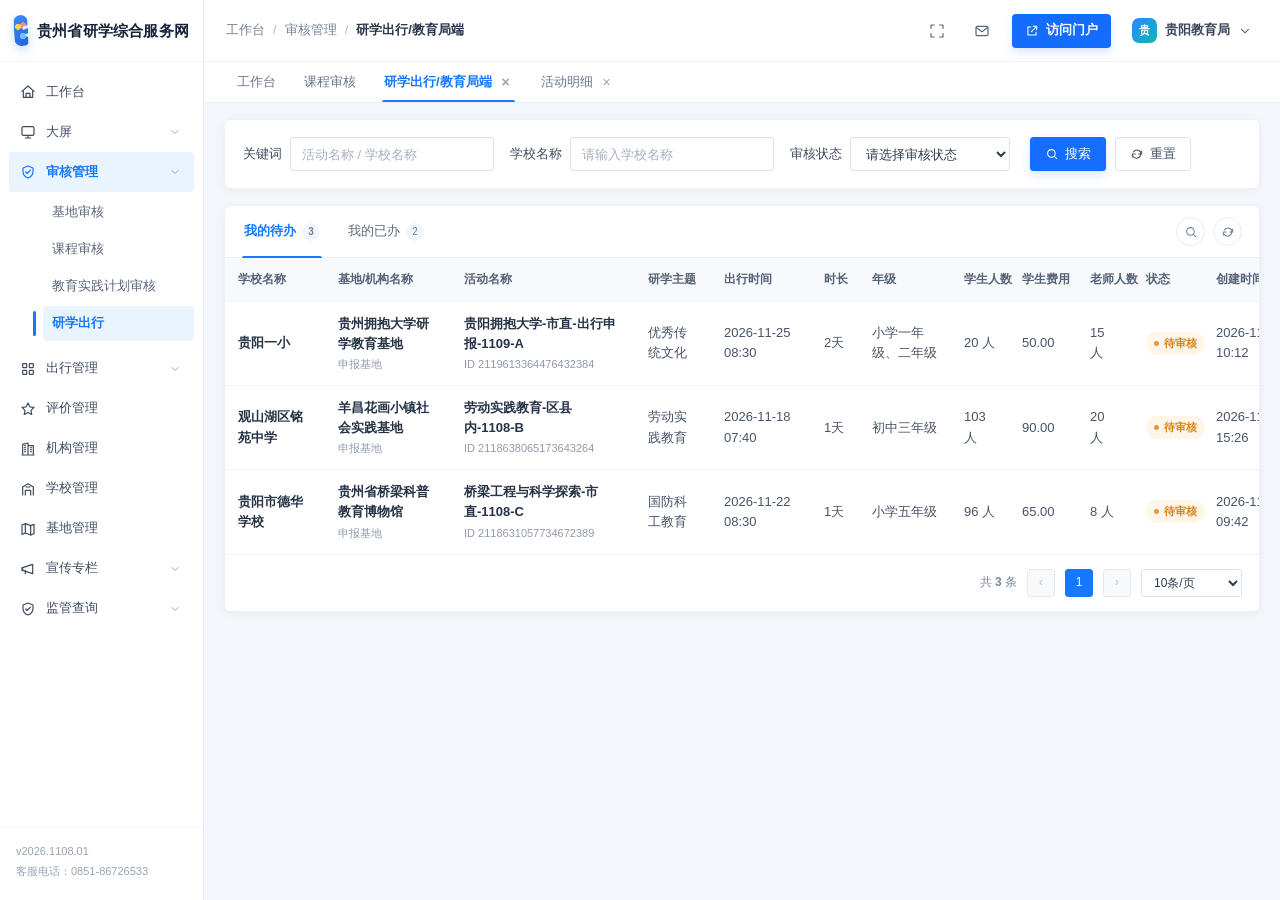
<file: index.html>
<!DOCTYPE html>
<html lang="zh-CN">
<head>
  <meta charset="UTF-8" />
  <meta name="viewport" content="width=device-width, initial-scale=1.0" />
  <title>研学出行审核 · 课程与出行方案 Demo</title>
  <link rel="stylesheet" href="./education-travel-review.css" />
</head>
<body>
  <svg width="0" height="0" style="position:absolute;overflow:hidden" aria-hidden="true">
    <symbol id="i-menu" viewBox="0 0 24 24"><path d="M4 6h16M4 12h16M4 18h16"/></symbol>
    <symbol id="i-home" viewBox="0 0 24 24"><path d="m3 11 9-8 9 8"/><path d="M5 10v10h14V10M9 20v-6h6v6"/></symbol>
    <symbol id="i-monitor" viewBox="0 0 24 24"><rect x="3" y="4" width="18" height="13" rx="2"/><path d="M8 21h8M12 17v4"/></symbol>
    <symbol id="i-shield" viewBox="0 0 24 24"><path d="M12 3 4.5 6v5.3c0 4.8 3.2 8.2 7.5 9.7 4.3-1.5 7.5-4.9 7.5-9.7V6L12 3Z"/><path d="m8.5 12 2.2 2.2 4.9-5"/></symbol>
    <symbol id="i-apps" viewBox="0 0 24 24"><rect x="4" y="4" width="6" height="6" rx="1"/><rect x="14" y="4" width="6" height="6" rx="1"/><rect x="4" y="14" width="6" height="6" rx="1"/><rect x="14" y="14" width="6" height="6" rx="1"/></symbol>
    <symbol id="i-star" viewBox="0 0 24 24"><path d="m12 3 2.8 5.7 6.2.9-4.5 4.4 1.1 6.2-5.6-3-5.6 3 1.1-6.2L3 9.6l6.2-.9L12 3Z"/></symbol>
    <symbol id="i-building" viewBox="0 0 24 24"><path d="M4 21V5l8-2v18M12 7h8v14M7 7h1M7 10h1M7 13h1M7 16h1M16 10h1M16 13h1M16 16h1M3 21h18"/></symbol>
    <symbol id="i-school" viewBox="0 0 24 24"><path d="M4 21V9l8-5 8 5v12M8 21v-7h8v7M9 9h6"/></symbol>
    <symbol id="i-map" viewBox="0 0 24 24"><path d="m3 6 5-2 8 3 5-2v14l-5 2-8-3-5 2V6Z"/><path d="M8 4v14M16 7v14"/></symbol>
    <symbol id="i-megaphone" viewBox="0 0 24 24"><path d="m4 10 15-5v14L4 14v-4Z"/><path d="M8 14v5M4 10H3v4h1"/></symbol>
    <symbol id="i-eye" viewBox="0 0 24 24"><path d="M2.5 12s3.5-6 9.5-6 9.5 6 9.5 6-3.5 6-9.5 6-9.5-6-9.5-6Z"/><circle cx="12" cy="12" r="2.5"/></symbol>
    <symbol id="i-search" viewBox="0 0 24 24"><circle cx="11" cy="11" r="6.5"/><path d="m16 16 4 4"/></symbol>
    <symbol id="i-refresh" viewBox="0 0 24 24"><path d="M20 7v5h-5M4 17v-5h5"/><path d="M6.1 8.4A7 7 0 0 1 19 12M4.9 15.6A7 7 0 0 0 18 12"/></symbol>
    <symbol id="i-expand" viewBox="0 0 24 24"><path d="M8 3H3v5M16 3h5v5M8 21H3v-5M16 21h5v-5"/></symbol>
    <symbol id="i-user" viewBox="0 0 24 24"><circle cx="12" cy="8" r="3.5"/><path d="M4.5 21a7.5 7.5 0 0 1 15 0"/></symbol>
    <symbol id="i-mail" viewBox="0 0 24 24"><rect x="3" y="5" width="18" height="14" rx="2"/><path d="m4 7 8 6 8-6"/></symbol>
    <symbol id="i-external" viewBox="0 0 24 24"><path d="M14 4h6v6M20 4l-9 9"/><path d="M19 14v5H5V5h5"/></symbol>
    <symbol id="i-chevron-down" viewBox="0 0 24 24"><path d="m6 9 6 6 6-6"/></symbol>
    <symbol id="i-chevron-left" viewBox="0 0 24 24"><path d="m15 18-6-6 6-6"/></symbol>
    <symbol id="i-book" viewBox="0 0 24 24"><path d="M4 5.5A2.5 2.5 0 0 1 6.5 3H20v17H6.5A2.5 2.5 0 0 0 4 22.5v-17Z"/><path d="M4 19.5A2.5 2.5 0 0 1 6.5 17H20"/></symbol>
    <symbol id="i-route" viewBox="0 0 24 24"><circle cx="6" cy="18" r="2"/><circle cx="18" cy="6" r="2"/><path d="M8 18h3a3 3 0 0 0 3-3V9a3 3 0 0 1 3-3h-1"/></symbol>
    <symbol id="i-file" viewBox="0 0 24 24"><path d="M6 2h8l4 4v16H6V2Z"/><path d="M14 2v5h4M9 13h6M9 17h6"/></symbol>
    <symbol id="i-download" viewBox="0 0 24 24"><path d="M12 3v12M7 11l5 5 5-5M4 21h16"/></symbol>
    <symbol id="i-clock" viewBox="0 0 24 24"><circle cx="12" cy="12" r="8.5"/><path d="M12 7v5l3.5 2"/></symbol>
    <symbol id="i-check" viewBox="0 0 24 24"><path d="m5 12 4 4L19 6"/></symbol>
    <symbol id="i-x" viewBox="0 0 24 24"><path d="m6 6 12 12M18 6 6 18"/></symbol>
    <symbol id="i-info" viewBox="0 0 24 24"><circle cx="12" cy="12" r="9"/><path d="M12 11v6M12 7h.01"/></symbol>
  </svg>

  <div class="app-shell">
    <aside class="sidebar">
      <div class="brand">
        <div class="brand-mark"></div>
        <div class="brand-cn">贵州省研学综合服务网</div>
      </div>
      <nav class="nav" aria-label="主导航">
        <button class="nav-item"><svg class="icon"><use href="#i-home"/></svg>工作台</button>
        <button class="nav-item"><svg class="icon"><use href="#i-monitor"/></svg>大屏<svg class="icon nav-arrow"><use href="#i-chevron-down"/></svg></button>
        <button class="nav-item active"><svg class="icon"><use href="#i-shield"/></svg>审核管理<svg class="icon nav-arrow"><use href="#i-chevron-down"/></svg></button>
        <div class="nav-children">
          <button class="nav-child">基地审核</button>
          <button class="nav-child">课程审核</button>
          <button class="nav-child">教育实践计划审核</button>
          <button class="nav-child active">研学出行</button>
        </div>
        <button class="nav-item"><svg class="icon"><use href="#i-apps"/></svg>出行管理<svg class="icon nav-arrow"><use href="#i-chevron-down"/></svg></button>
        <button class="nav-item"><svg class="icon"><use href="#i-star"/></svg>评价管理</button>
        <button class="nav-item"><svg class="icon"><use href="#i-building"/></svg>机构管理</button>
        <button class="nav-item"><svg class="icon"><use href="#i-school"/></svg>学校管理</button>
        <button class="nav-item"><svg class="icon"><use href="#i-map"/></svg>基地管理</button>
        <button class="nav-item"><svg class="icon"><use href="#i-megaphone"/></svg>宣传专栏<svg class="icon nav-arrow"><use href="#i-chevron-down"/></svg></button>
        <button class="nav-item"><svg class="icon"><use href="#i-shield"/></svg>监管查询<svg class="icon nav-arrow"><use href="#i-chevron-down"/></svg></button>
      </nav>
      <div class="sidebar-foot">
        <div>v2026.1108.01</div>
        <div>客服电话：0851-86726533</div>
      </div>
    </aside>

    <div class="main-shell">
      <header class="topbar">
        <button class="menu-button" type="button" aria-label="展开菜单"><svg class="icon"><use href="#i-menu"/></svg></button>
        <div class="crumbs" id="breadcrumbs">
          <span class="crumb-muted">工作台</span>
          <span class="crumb-separator">/</span>
          <span class="crumb-muted">审核管理</span>
          <span class="crumb-separator">/</span>
          <strong>研学出行/教育局端</strong>
        </div>
        <div class="top-actions">
          <button class="icon-action" type="button" aria-label="全屏"><svg class="icon"><use href="#i-expand"/></svg></button>
          <button class="icon-action" type="button" aria-label="消息"><svg class="icon"><use href="#i-mail"/></svg></button>
          <button class="portal-button" type="button"><svg class="icon icon-sm"><use href="#i-external"/></svg>访问门户</button>
          <button class="user-chip" type="button">
            <span class="user-avatar">贵</span>
            <span class="user-name">贵阳教育局</span>
            <svg class="icon icon-sm"><use href="#i-chevron-down"/></svg>
          </button>
        </div>
      </header>

      <nav class="view-tabs" aria-label="页面标签">
        <button class="view-tab" type="button">工作台</button>
        <button class="view-tab" type="button">课程审核</button>
        <button class="view-tab active" type="button" id="tabList">研学出行/教育局端<span class="tab-close">×</span></button>
        <button class="view-tab" type="button" id="tabDetail">活动明细<span class="tab-close">×</span></button>
        <button class="view-tab" type="button" id="tabCourseDetail" hidden>课程详情<span class="tab-close">×</span></button>
        <button class="view-tab" type="button" id="tabPlanDetail" hidden>学校活动详情<span class="tab-close">×</span></button>
      </nav>

      <main class="content">
        <section class="view active" id="listView">
          <div class="card filter-card">
            <div class="filter-grid">
              <label class="field">
                <span class="field-label">关键词</span>
                <input class="input" id="keywordInput" type="text" placeholder="活动名称 / 学校名称" />
              </label>
              <label class="field">
                <span class="field-label">学校名称</span>
                <input class="input" id="schoolInput" type="text" placeholder="请输入学校名称" />
              </label>
              <label class="field">
                <span class="field-label">审核状态</span>
                <select class="select" id="statusSelect">
                  <option value="">请选择审核状态</option>
                  <option value="待审核">待审核</option>
                  <option value="已通过">已通过</option>
                  <option value="已退回">已退回</option>
                </select>
              </label>
              <div class="filter-actions">
                <button class="btn btn-primary" id="searchButton" type="button"><svg class="icon icon-sm"><use href="#i-search"/></svg>搜索</button>
                <button class="btn" id="resetButton" type="button"><svg class="icon icon-sm"><use href="#i-refresh"/></svg>重置</button>
              </div>
            </div>
          </div>

          <div class="card table-card">
            <div class="table-toolbar">
              <div class="inner-tabs" role="tablist" aria-label="审核状态">
                <button class="inner-tab active" type="button" data-list-tab="pending">我的待办 <span class="count-pill" id="pendingCount">3</span></button>
                <button class="inner-tab" type="button" data-list-tab="done">我的已办 <span class="count-pill" id="doneCount">2</span></button>
              </div>
              <div class="tool-buttons">
                <button class="round-tool" type="button" aria-label="搜索"><svg class="icon icon-sm"><use href="#i-search"/></svg></button>
                <button class="round-tool" type="button" aria-label="刷新"><svg class="icon icon-sm"><use href="#i-refresh"/></svg></button>
              </div>
            </div>
            <div class="table-wrap">
              <table class="data-table">
                <thead>
                  <tr>
                    <th style="width:100px">学校名称</th>
                    <th style="width:126px">基地/机构名称</th>
                    <th style="width:184px">活动名称</th>
                    <th style="width:76px">研学主题</th>
                    <th style="width:100px">出行时间</th>
                    <th style="width:48px">时长</th>
                    <th style="width:92px">年级</th>
                    <th style="width:58px">学生人数</th>
                    <th style="width:68px">学生费用</th>
                    <th style="width:56px">老师人数</th>
                    <th style="width:70px">状态</th>
                    <th style="width:100px">创建时间</th>
                    <th style="width:78px">操作</th>
                  </tr>
                </thead>
                <tbody id="listRows"></tbody>
              </table>
            </div>
            <div class="pagination">
              <span>共 <b id="totalCount">3</b> 条</span>
              <button class="page-box" type="button" disabled>‹</button>
              <button class="page-box active" type="button">1</button>
              <button class="page-box" type="button" disabled>›</button>
              <select class="select" style="height:28px;min-width:96px;padding-left:8px">
                <option>10条/页</option>
                <option>20条/页</option>
              </select>
            </div>
          </div>
        </section>

        <section class="view" id="detailView">
          <div class="detail-top">
            <div>
              <button class="back-link" id="backToList" type="button"><svg class="icon icon-sm"><use href="#i-chevron-left"/></svg>返回研学出行列表</button>
              <h1 class="detail-title" id="detailTitle">贵阳拥抱大学-市直-出行申报-1109-A</h1>
              <div class="detail-subline">
                <span class="status status-pending" id="detailStatus">待审核</span>
                <span id="detailSchool">贵阳一小</span>
                <span>/</span>
                <span id="detailBase">贵州拥抱大学研学教育基地</span>
                <span>/</span>
                <span id="detailCreated">创建于 2026-11-09 10:12</span>
              </div>
            </div>
            <div class="header-actions">
              <button class="btn btn-danger" type="button" data-review-result="reject">退回修改</button>
              <button class="btn btn-success" type="button" data-review-result="pass"><svg class="icon icon-sm"><use href="#i-check"/></svg>审批通过</button>
            </div>
          </div>

          <div class="detail-grid">
            <div class="detail-main">
              <section class="card section-card">
                <div class="section-tabs">
                  <button class="section-tab active" type="button">活动信息</button>
                </div>
                <div class="section-body">
                  <div class="section-title"><span class="title-bar"></span>活动基础信息</div>
                  <div class="info-table">
                    <div class="info-row">
                      <div class="info-key">活动名称</div>
                      <div class="info-value" id="infoActivityName">贵阳拥抱大学-市直-出行申报-1109-A</div>
                      <div class="info-key">研学范围</div>
                      <div class="info-value" id="infoRange">区县内</div>
                      <div class="info-key">学生费用</div>
                      <div class="info-value" id="infoFee">元/人/次　50.00</div>
                    </div>
                    <div class="info-row">
                      <div class="info-key">活动主题</div>
                      <div class="info-value" id="infoTheme">优秀传统文化</div>
                      <div class="info-key">出行年级</div>
                      <div class="info-value" id="infoGrade">小学一年级、小学二年级</div>
                      <div class="info-key">出行方式</div>
                      <div class="info-value">大巴</div>
                    </div>
                    <div class="info-row">
                      <div class="info-key">研学基地</div>
                      <div class="info-value" id="infoBase">贵州拥抱大学研学教育基地</div>
                      <div class="info-key">基地联系电话</div>
                      <div class="info-value" id="infoContact">13658571574</div>
                      <div class="info-key">报名人数</div>
                      <div class="info-value emphasis">0人　查看</div>
                    </div>
                    <div class="info-row">
                      <div class="info-key">就餐形式</div>
                      <div class="info-value">基地承担</div>
                      <div class="info-key">活动时间</div>
                      <div class="info-value" id="infoTime">2026-11-25 08:30 至 2026-11-26 17:30</div>
                      <div class="info-key">贫困生数量</div>
                      <div class="info-value">2人</div>
                    </div>
                    <div class="info-row">
                      <div class="info-key">老师人数</div>
                      <div class="info-value" id="infoTeachers">15人</div>
                      <div class="info-key">活动时长</div>
                      <div class="info-value" id="infoDuration">2天</div>
                      <div class="info-key">特殊儿童数</div>
                      <div class="info-value">1人</div>
                    </div>
                    <div class="info-row">
                      <div class="info-key">学生人数</div>
                      <div class="info-value" id="infoStudents">20人</div>
                      <div class="info-key">带队负责人</div>
                      <div class="info-value" id="infoLeader">张老师</div>
                      <div class="info-key">联系电话</div>
                      <div class="info-value" id="infoPhone">183****5914</div>
                    </div>
                  </div>
                </div>
              </section>

              <section class="card section-card">
                <div class="material-head">
                  <div>
                    <h2><svg class="icon" style="color:#1677ff"><use href="#i-book"/></svg>课程与出行方案</h2>
                    <p>本次出行申报涉及的研学课程、往返出行方案及相关实施材料</p>
                  </div>
                  <span class="demo-pill">新增模块</span>
                </div>
                <div class="material-toolbar">
                  <div class="chip-tabs" role="tablist" aria-label="课程与出行方案筛选">
                    <button class="chip-tab active" type="button" data-material-tab="all">全部 <span class="chip-number">2</span></button>
                    <button class="chip-tab" type="button" data-material-tab="course">研学课程 <span class="chip-number">1</span></button>
                    <button class="chip-tab" type="button" data-material-tab="plan">出行方案 <span class="chip-number">1</span></button>
                  </div>
                  <span class="material-count">共 2 项材料</span>
                </div>
                <div class="table-wrap">
                  <table class="course-table">
                    <thead>
                      <tr>
                        <th style="width:210px">名称</th>
                        <th style="width:70px">类别</th>
                        <th style="width:104px">适合学段</th>
                        <th style="width:76px">时长</th>
                        <th style="width:108px">类型</th>
                        <th style="width:78px">状态</th>
                        <th style="width:126px">操作</th>
                      </tr>
                    </thead>
                    <tbody id="courseRows"></tbody>
                  </table>
                </div>
              </section>

              <section class="card section-card">
                <div class="section-tabs">
                  <button class="section-tab active" type="button">活动人员信息</button>
                </div>
                <div class="section-body" style="padding-bottom:12px">
                  <div class="section-title"><span class="title-bar"></span>活动人员信息</div>
                </div>
                <div class="person-tabs">
                  <button class="person-tab active" type="button">贫困生名单（2）</button>
                  <button class="person-tab" type="button">特殊儿童名单（1）</button>
                  <button class="person-tab" type="button">活动领导小组</button>
                  <button class="person-tab" type="button">安全领导小组</button>
                  <button class="person-tab" type="button">安全工作小组</button>
                </div>
                <table class="person-table">
                  <thead>
                    <tr>
                      <th>姓名</th>
                      <th>性别</th>
                      <th>年级</th>
                      <th>班级</th>
                      <th>身份证号</th>
                    </tr>
                  </thead>
                  <tbody>
                    <tr><td>张小明</td><td>男</td><td>小学一年级</td><td>1班</td><td>522425199404074238</td></tr>
                    <tr><td>李小红</td><td>女</td><td>小学二年级</td><td>2班</td><td>522425199404074238</td></tr>
                  </tbody>
                </table>
              </section>

              <section class="card section-card">
                <div class="section-tabs">
                  <button class="section-tab active" type="button">活动资料</button>
                </div>
                <div class="section-body">
                  <div class="section-title"><span class="title-bar"></span>活动资料</div>
                  <div class="document-list">
                    <div class="document-row">
                      <span class="file-type">PDF</span>
                      <div class="file-meta">
                        <div class="file-name">研学实践教育活动方案（贵阳一小_贵阳拥抱大学-市直-出行申报-1109-A）.pdf</div>
                        <div class="file-size">2.4 MB · 2026-11-09 生成</div>
                      </div>
                      <button class="text-action" type="button" data-pdf-document="activity">下载 PDF</button>
                    </div>
                    <div class="document-row">
                      <span class="file-type">PDF</span>
                      <div class="file-meta">
                        <div class="file-name">研学实践教育安全应急预案（贵阳一小_贵阳拥抱大学-市直-出行申报-1109-A）.pdf</div>
                        <div class="file-size">1.8 MB · 2026-11-09 生成</div>
                      </div>
                      <button class="text-action" type="button" data-pdf-document="safety">下载 PDF</button>
                    </div>
                  </div>
                </div>
              </section>
            </div>

            <aside class="detail-side">
              <section class="card workflow-card">
                <div class="workflow-top">
                  <button class="btn btn-primary" type="button" data-pdf-document="receipt"><svg class="icon icon-sm"><use href="#i-download"/></svg>下载回执</button>
                  <button class="btn" type="button"><svg class="icon icon-sm"><use href="#i-refresh"/></svg>重新生成</button>
                </div>
                <div class="workflow-body">
                  <div class="workflow-heading"><span class="title-bar"></span>活动流程进度</div>
                  <div class="timeline" id="workflowTimeline">
                    <div class="timeline-item done">
                      <span class="timeline-dot"></span>
                      <div class="timeline-title">学校提交</div>
                      <div class="timeline-meta">办理人：贵州拥抱大学研学教育基地管理员<br>状态：审批通过<br>2026-11-09 10:12:33</div>
                    </div>
                    <div class="timeline-item current" id="educationNode">
                      <span class="timeline-dot"></span>
                      <div class="timeline-title">市教育局管理员</div>
                      <div class="timeline-meta">办理人：贵阳教育局<br>状态：待审核<br>当前节点</div>
                    </div>
                    <div class="timeline-item" id="trafficNode">
                      <span class="timeline-dot"></span>
                      <div class="timeline-title">交管大队</div>
                      <div class="timeline-meta">办理人：贵阳市南明区交管大队<br>状态：等待中</div>
                    </div>
                    <div class="timeline-item" id="finishNode">
                      <span class="timeline-dot"></span>
                      <div class="timeline-title">结束</div>
                      <div class="timeline-meta">审批完成后归档</div>
                    </div>
                  </div>
                </div>
              </section>

              <section class="card approval-card">
                <h3>审核提示</h3>
                <p>请重点核对申报涉及的课程内容、课程实施材料以及往返出行方案是否完整一致。</p>
                <button class="btn btn-success" type="button" data-review-result="pass"><svg class="icon icon-sm"><use href="#i-check"/></svg>进入审核</button>
              </section>
            </aside>
          </div>
        </section>

        <section class="view base-detail-view" id="courseDetailView">
          <div class="base-detail-toolbar">
            <button class="back-link" id="backFromCourse" type="button"><svg class="icon icon-sm"><use href="#i-chevron-left"/></svg>返回活动明细</button>
            <button class="btn" type="button" id="downloadCoursePdf"><svg class="icon icon-sm"><use href="#i-download"/></svg>下载 PDF</button>
          </div>
          <div id="courseDetailContent"></div>
        </section>

        <section class="view base-detail-view" id="planDetailView">
          <div class="base-detail-toolbar">
            <button class="back-link" id="backFromPlan" type="button"><svg class="icon icon-sm"><use href="#i-chevron-left"/></svg>返回活动明细</button>
            <button class="btn" type="button" id="downloadPlanPdf"><svg class="icon icon-sm"><use href="#i-download"/></svg>下载 PDF</button>
          </div>
          <div id="planDetailContent"></div>
        </section>
      </main>
    </div>
  </div>

  <dialog class="review-dialog" id="reviewDialog">
    <div class="dialog-head">
      <div>
        <h2>市教育局审核</h2>
        <p>贵阳拥抱大学-市直-出行申报-1109-A</p>
      </div>
      <button class="close-button" type="button" data-close-dialog="reviewDialog" aria-label="关闭"><svg class="icon"><use href="#i-x"/></svg></button>
    </div>
    <div class="dialog-body">
      <div class="review-choice">
        <label class="choice-card"><input type="radio" name="reviewResult" value="pass" checked />审批通过</label>
        <label class="choice-card"><input type="radio" name="reviewResult" value="reject" />退回修改</label>
      </div>
      <label class="review-label" for="reviewComment">审核意见</label>
      <textarea class="review-textarea" id="reviewComment" placeholder="请输入审核意见">课程及出行方案材料完整，同意出行。</textarea>
      <div class="review-help">提交后将流转至交管大队审批，并同步更新活动详情中的流程进度。</div>
    </div>
    <div class="dialog-foot">
      <button class="btn" type="button" data-close-dialog="reviewDialog">取消</button>
      <button class="btn btn-success" type="button" id="submitReview">提交审核</button>
    </div>
  </dialog>

  <div class="toast" id="toast" role="status" aria-live="polite">
    <svg class="icon"><use href="#i-check"/></svg>
    <span id="toastText"></span>
  </div>

  <section class="print-sheet" id="printSheet"></section>

  <script src="./education-travel-review.js"></script>
</body>
</html>
</file>
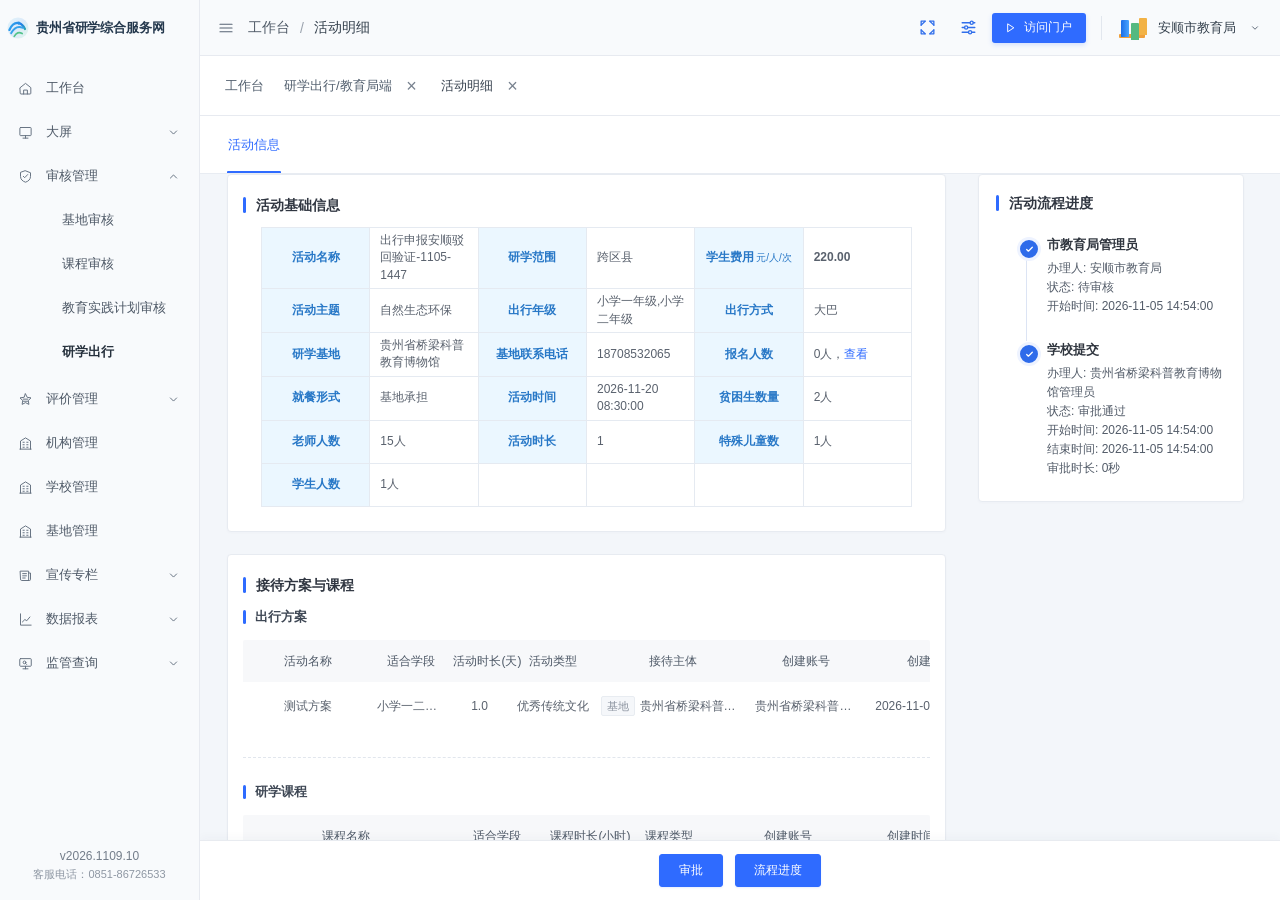
<file: audit-travel-detail/index.html>
<!DOCTYPE html>
<html lang="zh-CN">
<head>
  <meta charset="UTF-8">
  <meta name="viewport" content="width=device-width, initial-scale=1.0">
  <title>活动明细 - 贵州省研学综合服务网</title>
  <style>
    :root {
      --primary: #2f6bff;
      --primary-hover: #1f5aec;
      --primary-soft: #edf5ff;
      --text: #303641;
      --text-secondary: #59616d;
      --muted: #9199a5;
      --border: #e7ebf1;
      --border-strong: #dde3eb;
      --bg: #f3f6fa;
      --label-bg: #ebf7ff;
      --label-text: #2878c7;
      --table-head: #f7f8fa;
      --sidebar-width: 200px;
      --header-height: 56px;
      --tabs-height: 60px;
      --action-height: 60px;
    }

    * {
      box-sizing: border-box;
    }

    html,
    body {
      width: 100%;
      height: 100%;
      margin: 0;
      overflow: hidden;
    }

    body {
      color: var(--text);
      background: var(--bg);
      font-family: "PingFang SC", "Microsoft YaHei", "Noto Sans CJK SC", Arial, sans-serif;
      font-size: 12px;
      -webkit-font-smoothing: antialiased;
    }

    button {
      color: inherit;
      font: inherit;
      border: 0;
      background: none;
      cursor: pointer;
    }

    button:focus-visible {
      outline: 2px solid rgba(47, 107, 255, 0.45);
      outline-offset: 2px;
    }

    a {
      color: inherit;
      text-decoration: none;
    }

    .app {
      display: flex;
      width: 100%;
      height: 100%;
    }

    .icon {
      width: 16px;
      height: 16px;
      flex: none;
      fill: none;
      stroke: currentColor;
      stroke-linecap: round;
      stroke-linejoin: round;
      stroke-width: 1.65;
    }

    /* Sidebar */
    .sidebar {
      position: relative;
      z-index: 30;
      display: flex;
      flex: 0 0 var(--sidebar-width);
      flex-direction: column;
      width: var(--sidebar-width);
      height: 100vh;
      background: #f8fafc;
      border-right: 1px solid #e7eaf0;
    }

    .brand {
      display: flex;
      align-items: center;
      height: var(--header-height);
      padding: 0 7px 0 6px;
      gap: 6px;
      white-space: nowrap;
    }

    .brand-mark {
      display: block;
      width: 24px;
      height: 24px;
      flex: none;
    }

    .brand-name {
      overflow: hidden;
      color: #24384d;
      font-size: 13px;
      font-weight: 600;
      letter-spacing: -0.15px;
      text-overflow: ellipsis;
    }

    .nav {
      flex: 1;
      min-height: 0;
      padding-top: 10px;
      overflow-y: auto;
      scrollbar-width: none;
    }

    .nav::-webkit-scrollbar {
      display: none;
    }

    .nav-item {
      display: flex;
      align-items: center;
      width: 100%;
      height: 44px;
      padding: 0 18px;
      gap: 13px;
      color: #4e5967;
      font-size: 13px;
      text-align: left;
    }

    .nav-item:hover,
    .nav-subitem:hover {
      background: rgba(47, 107, 255, 0.045);
    }

    .nav-item .icon {
      width: 15px;
      height: 15px;
      color: #657181;
      stroke-width: 1.55;
    }

    .nav-item-label {
      flex: 1;
      white-space: nowrap;
    }

    .nav-arrow {
      width: 12px;
      height: 12px;
      color: #6e7885;
      stroke-width: 1.8;
      transition: transform 0.16s ease;
    }

    .nav-item[aria-expanded="true"] .nav-arrow {
      transform: rotate(180deg);
    }

    .nav-sub {
      padding: 0 0 3px;
    }

    .nav-subitem {
      display: flex;
      align-items: center;
      width: 100%;
      height: 44px;
      padding: 0 18px 0 62px;
      color: #4d5866;
      font-size: 13px;
      text-align: left;
    }

    .nav-subitem.active {
      color: #26313d;
      font-weight: 600;
    }

    .sidebar-footer {
      padding: 18px 18px 17px;
      color: #8e97a3;
      font-size: 11px;
      line-height: 18px;
      text-align: center;
    }

    .sidebar-footer .version {
      color: #737d8a;
      font-size: 12px;
    }

    /* Header */
    .workspace {
      display: flex;
      flex: 1;
      flex-direction: column;
      min-width: 0;
      height: 100vh;
    }

    .topbar {
      position: relative;
      z-index: 20;
      display: flex;
      flex: 0 0 var(--header-height);
      align-items: center;
      height: var(--header-height);
      padding: 0 18px 0 4px;
      background: #f8fafc;
      border-bottom: 1px solid #e7eaf0;
    }

    .hamburger {
      display: inline-flex;
      width: 44px;
      height: 40px;
      align-items: center;
      justify-content: center;
      color: #566373;
    }

    .breadcrumb {
      display: flex;
      align-items: center;
      gap: 10px;
      color: #4f5a67;
      font-size: 14px;
      white-space: nowrap;
    }

    .breadcrumb .slash {
      color: #9aa2ad;
    }

    .breadcrumb .current {
      color: #34404d;
    }

    .topbar-spacer {
      flex: 1;
    }

    .top-actions {
      display: flex;
      height: 100%;
      align-items: center;
      gap: 7px;
    }

    .top-icon {
      display: inline-flex;
      width: 34px;
      height: 34px;
      align-items: center;
      justify-content: center;
      color: #316feb;
    }

    .portal-button {
      display: inline-flex;
      height: 30px;
      align-items: center;
      padding: 0 14px 0 11px;
      gap: 7px;
      color: #fff;
      background: var(--primary);
      border-radius: 3px;
      font-size: 12px;
      box-shadow: 0 2px 5px rgba(47, 107, 255, 0.18);
    }

    .portal-button:hover {
      background: var(--primary-hover);
    }

    .portal-button .icon {
      width: 14px;
      height: 14px;
    }

    .top-divider {
      width: 1px;
      height: 24px;
      margin: 0 8px;
      background: #e2e7ee;
    }

    .user-menu {
      display: flex;
      height: 42px;
      align-items: center;
      padding: 0 1px;
      gap: 12px;
      color: #34404d;
      font-size: 13px;
      white-space: nowrap;
    }

    .user-menu .icon {
      width: 12px;
      height: 12px;
      margin-left: 1px;
      color: #626d7b;
      stroke-width: 2;
    }

    .org-mark {
      position: relative;
      display: inline-block;
      width: 28px;
      height: 24px;
      flex: none;
    }

    .org-mark::before {
      position: absolute;
      bottom: 2px;
      left: 1px;
      width: 26px;
      height: 4px;
      background: #f0a03b;
      border-radius: 1px;
      content: "";
    }

    .org-mark::after {
      position: absolute;
      top: 4px;
      left: 3px;
      width: 8px;
      height: 17px;
      background: linear-gradient(90deg, #1b6ee8, #48a4ff);
      border-radius: 1px 1px 0 0;
      box-shadow:
        10px 3px 0 #55b980,
        18px -2px 0 #f2b245;
      content: "";
    }

    /* Page tabs */
    .page-tabs {
      display: flex;
      flex: 0 0 var(--tabs-height);
      height: var(--tabs-height);
      align-items: center;
      padding: 0 17px;
      gap: 4px;
      overflow: hidden;
      background: #fff;
      border-bottom: 1px solid #e7eaf0;
    }

    .page-tab {
      display: flex;
      height: var(--tabs-height);
      align-items: center;
      padding: 0 8px;
      gap: 11px;
      color: #53606f;
      font-size: 13px;
      white-space: nowrap;
    }

    .page-tab.active {
      color: #37424f;
    }

    .tab-close {
      display: inline-flex;
      width: 18px;
      height: 18px;
      align-items: center;
      justify-content: center;
      color: #77818e;
      font-size: 18px;
      font-weight: 300;
      line-height: 1;
    }

    .tab-close:hover {
      color: #44505e;
      background: #f0f3f7;
      border-radius: 50%;
    }

    /* Scrollable main */
    .main-scroll {
      flex: 1;
      min-height: 0;
      overflow-x: hidden;
      overflow-y: auto;
      background: var(--bg);
      scrollbar-color: #c6ced8 transparent;
      scrollbar-width: thin;
    }

    .main-scroll::-webkit-scrollbar {
      width: 7px;
    }

    .main-scroll::-webkit-scrollbar-thumb {
      background: #c8cfd8;
      border-radius: 8px;
    }

    .activity-tabbar {
      width: 100%;
      background: #fff;
      border-bottom: 1px solid #e8ecf2;
    }

    .activity-tabbar-inner {
      width: 100%;
      max-width: 1400px;
      height: 57px;
      margin: 0 auto;
      padding: 0 27px;
    }

    .activity-tab {
      position: relative;
      display: inline-flex;
      height: 57px;
      align-items: center;
      padding: 0 1px;
      color: var(--primary);
      font-size: 13px;
      font-weight: 500;
    }

    .activity-tab::after {
      position: absolute;
      right: 0;
      bottom: 0;
      left: 0;
      height: 2px;
      background: var(--primary);
      border-radius: 1px 1px 0 0;
      content: "";
    }

    .content-grid {
      display: grid;
      width: 100%;
      max-width: 1400px;
      margin: 0 auto;
      padding: 0 36px 36px 27px;
      grid-template-columns: minmax(0, 1fr) 266px;
      gap: 32px;
      align-items: start;
    }

    .content-column {
      min-width: 0;
    }

    /* Cards */
    .card {
      margin: 0 0 22px;
      padding: 20px 15px 24px;
      background: #fff;
      border: 1px solid var(--border);
      border-radius: 4px;
      box-shadow: 0 1px 3px rgba(36, 55, 79, 0.025);
    }

    .card:last-child {
      margin-bottom: 0;
    }

    .section-title {
      display: flex;
      align-items: center;
      margin: 0 0 12px;
      gap: 10px;
      color: #303641;
      font-size: 14px;
      font-weight: 600;
      line-height: 20px;
    }

    .section-title::before {
      display: block;
      width: 3px;
      height: 16px;
      flex: none;
      background: #2e6bff;
      border-radius: 2px;
      content: "";
    }

    .section-title.compact {
      margin-bottom: 14px;
    }

    /* Information grid tables */
    .info-table {
      width: calc(100% - 36px);
      margin-right: 18px;
      margin-left: 18px;
      border-collapse: collapse;
      table-layout: fixed;
      border: 1px solid #e5eaf1;
    }

    .info-table th,
    .info-table td {
      height: 43px;
      padding: 4px 10px;
      border: 1px solid #e5eaf1;
      line-height: 1.45;
      vertical-align: middle;
    }

    .info-table th {
      width: 16.666%;
      color: var(--label-text);
      background: var(--label-bg);
      font-size: 12px;
      font-weight: 600;
      text-align: center;
      white-space: nowrap;
    }

    .info-table td {
      color: #59616d;
      background: #fff;
      font-size: 12px;
      text-align: left;
      overflow-wrap: break-word;
      word-break: break-word;
    }

    .info-table th.empty,
    .info-table td.empty {
      background: #fff;
    }

    .label-note {
      margin-left: 2px;
      font-size: 10px;
      font-weight: 400;
    }

    .fee-value {
      color: var(--primary);
      font-weight: 600;
    }

    .text-link {
      padding: 0;
      color: var(--primary);
      font-size: 12px;
    }

    .text-link:hover {
      text-decoration: underline;
    }

    /* Plan section */
    .subsection-head {
      display: flex;
      align-items: center;
      justify-content: space-between;
      margin-bottom: 11px;
      gap: 16px;
    }

    .subsection-title {
      margin: 0;
      color: #404957;
      font-size: 13px;
      font-weight: 600;
      line-height: 22px;
    }

    .outline-button {
      display: inline-flex;
      height: 30px;
      align-items: center;
      justify-content: center;
      padding: 0 13px;
      color: #4f7fe8;
      background: linear-gradient(180deg, #fff 0%, #f9fbff 100%);
      border: 1px solid #cbdaf8;
      border-radius: 3px;
      font-size: 12px;
      white-space: nowrap;
    }

    .outline-button:hover {
      border-color: #99b8f6;
      background: #f4f8ff;
    }

    .section-divider {
      margin: 23px 18px 19px;
      border: 0;
      border-top: 1px dashed #e1e6ed;
    }

    .related-course-title {
      margin: 0 0 12px;
      color: #4a5360;
      font-size: 13px;
      font-weight: 500;
    }

    /* Embedded base-side plan and course lists */
    .embedded-lists {
      margin-top: 4px;
    }

    .embedded-list + .embedded-list {
      margin-top: 27px;
      padding-top: 24px;
      border-top: 1px dashed #e1e6ed;
    }

    .embedded-list-title {
      display: flex;
      align-items: center;
      margin: 0 0 13px;
      gap: 9px;
      color: #3f4855;
      font-size: 13px;
      font-weight: 600;
      line-height: 20px;
    }

    .embedded-list-title::before {
      width: 3px;
      height: 14px;
      flex: none;
      background: #2e6bff;
      border-radius: 2px;
      content: "";
    }

    .embedded-filter {
      display: flex;
      align-items: center;
      flex-wrap: wrap;
      margin-bottom: 13px;
      padding: 11px 12px;
      gap: 10px;
      background: #fbfcfe;
      border: 1px solid #e8ecf2;
      border-radius: 3px;
    }

    .filter-field {
      display: flex;
      align-items: center;
      min-width: 0;
      gap: 7px;
      white-space: nowrap;
    }

    .filter-label {
      flex: none;
      color: #4e5967;
      font-size: 12px;
      line-height: 30px;
    }

    .filter-input,
    .filter-select {
      height: 30px;
      padding: 0 9px;
      color: #5f6875;
      background-color: #fff;
      border: 1px solid #dcdfe6;
      border-radius: 3px;
      outline: none;
      font-family: inherit;
      font-size: 12px;
      transition: border-color 0.15s ease;
    }

    .filter-input::placeholder {
      color: #a8abb2;
    }

    .filter-input:focus,
    .filter-select:focus {
      border-color: #8eb3ff;
      box-shadow: 0 0 0 2px rgba(47, 107, 255, 0.08);
    }

    .filter-input-wide,
    .filter-input-course {
      width: 160px;
    }

    .filter-select {
      padding-right: 25px;
      appearance: none;
      background-image: url("data:image/svg+xml,%3Csvg xmlns='http://www.w3.org/2000/svg' width='10' height='6' viewBox='0 0 10 6'%3E%3Cpath d='m1 1 4 4 4-4' fill='none' stroke='%23a8abb2' stroke-width='1.2'/%3E%3C/svg%3E");
      background-repeat: no-repeat;
      background-position: right 8px center;
    }

    .filter-select-stage {
      width: 126px;
    }

    .filter-select-type {
      width: 134px;
    }

    .filter-select-status,
    .filter-select-course-type,
    .filter-select-course-status {
      width: 122px;
    }

    .filter-input-course {
      width: 170px;
    }

    .filter-button {
      display: inline-flex;
      height: 30px;
      align-items: center;
      justify-content: center;
      padding: 0 11px;
      gap: 4px;
      color: #5b6471;
      background: #fff;
      border: 1px solid #dcdfe6;
      border-radius: 3px;
      font-size: 12px;
      white-space: nowrap;
    }

    .filter-button .icon {
      width: 13px;
      height: 13px;
    }

    .filter-button:hover {
      color: var(--primary);
      border-color: #a9c4ff;
    }

    .filter-button-primary {
      color: #fff;
      background: var(--primary);
      border-color: var(--primary);
    }

    .filter-button-primary:hover {
      color: #fff;
      background: var(--primary-hover);
      border-color: var(--primary-hover);
    }

    .list-toolbar {
      display: flex;
      min-height: 32px;
      align-items: center;
      margin-bottom: 10px;
      gap: 12px;
    }

    .toolbar-actions,
    .toolbar-tools {
      display: flex;
      align-items: center;
      gap: 8px;
    }

    .toolbar-tools {
      margin-left: auto;
    }

    .primary-button.mini-primary {
      height: 30px;
      padding: 0 13px;
      gap: 4px;
      border-radius: 3px;
      font-size: 12px;
    }

    .primary-button.mini-primary .icon {
      width: 13px;
      height: 13px;
    }

    .round-tool {
      display: inline-flex;
      width: 30px;
      height: 30px;
      align-items: center;
      justify-content: center;
      color: #6b7480;
      background: #fff;
      border: 1px solid #dfe3e8;
      border-radius: 50%;
    }

    .round-tool:hover {
      color: var(--primary);
      border-color: #aec7ff;
      background: #f7faff;
    }

    .round-tool .icon {
      width: 14px;
      height: 14px;
    }

    .embedded-table-wrap {
      width: 100%;
      overflow-x: auto;
      border-radius: 2px;
      scrollbar-width: thin;
    }

    .embedded-table {
      width: 100%;
      min-width: 860px;
      border-collapse: collapse;
      table-layout: fixed;
      background: #fff;
    }

    .embedded-table.course-list-table {
      min-width: 820px;
    }

    .embedded-table th {
      height: 42px;
      padding: 6px 4px;
      color: #4e5967;
      background: #f7f8fa;
      font-size: 12px;
      font-weight: 500;
      line-height: 18px;
      text-align: center;
      vertical-align: middle;
      white-space: nowrap;
    }

    .embedded-table td {
      height: 48px;
      padding: 6px 5px;
      color: #59616d;
      border-bottom: 1px solid #edf0f4;
      font-size: 12px;
      line-height: 18px;
      text-align: center;
      vertical-align: middle;
    }

    .embedded-table tbody tr:hover td {
      background: #fafcff;
    }

    .embedded-table tbody tr:last-child td {
      border-bottom: 0;
    }

    .embedded-table .cell-check {
      padding-right: 2px;
      padding-left: 8px;
      text-align: center;
    }

    .cell-check input {
      width: 13px;
      height: 13px;
      margin: 0;
      accent-color: var(--primary);
      cursor: pointer;
    }

    .cell-ellipsis {
      overflow: hidden;
      text-overflow: ellipsis;
      white-space: nowrap;
    }

    .cell-nowrap {
      white-space: nowrap;
    }

    .host-cell {
      display: flex;
      min-width: 0;
      align-items: center;
      justify-content: center;
      gap: 5px;
    }

    .host-cell .cell-ellipsis {
      display: block;
      min-width: 0;
      flex: 1;
      text-align: left;
    }

    .mini-tag {
      display: inline-flex;
      height: 20px;
      flex: none;
      align-items: center;
      padding: 0 5px;
      color: #8a929e;
      background: #f5f7fa;
      border: 1px solid #e8ecf1;
      border-radius: 2px;
      font-size: 11px;
      line-height: 18px;
    }

    .type-tag {
      display: inline-flex;
      height: 21px;
      align-items: center;
      padding: 0 6px;
      color: #4c74e5;
      background: #f5f8ff;
      border: 1px solid #e3ebff;
      border-radius: 2px;
      font-size: 11.5px;
      line-height: 19px;
      white-space: nowrap;
    }

    .status-pill {
      display: inline-flex;
      height: 21px;
      align-items: center;
      padding: 0 7px;
      border: 1px solid transparent;
      border-radius: 2px;
      font-size: 11.5px;
      line-height: 19px;
      white-space: nowrap;
    }

    .status-online {
      color: #62b96a;
      background: #f3fff3;
      border-color: #dff1e1;
    }

    .status-approved {
      color: #3f7ff1;
      background: #f4f8ff;
      border-color: #dce7ff;
    }

    .row-actions {
      display: flex;
      align-items: center;
      justify-content: center;
      gap: 7px;
      white-space: nowrap;
    }

    .table-link {
      padding: 0;
      color: #2f6bff;
      font-size: 11.5px;
      line-height: 20px;
      white-space: nowrap;
    }

    .table-link:hover {
      text-decoration: underline;
    }

    .table-link-warning {
      color: #e7a33e;
    }

    .course-list-table .course-long-name {
      padding-right: 12px;
      padding-left: 12px;
      line-height: 19px;
      text-align: center;
      white-space: normal;
    }

    .course-list-table .course-stage-cell {
      line-height: 18px;
      white-space: normal;
    }

    .course-list-table .course-tall-row td {
      height: 64px;
    }

    /* Standard tables */
    .data-table {
      width: calc(100% - 36px);
      margin-right: 18px;
      margin-left: 18px;
      border-collapse: collapse;
      table-layout: fixed;
      border: 1px solid #e7ebf1;
    }

    .data-table th,
    .data-table td {
      border: 1px solid #e7ebf1;
      font-size: 12px;
      text-align: center;
      vertical-align: middle;
    }

    .data-table th {
      height: 40px;
      padding: 7px 10px;
      color: #4f5965;
      background: var(--table-head);
      font-weight: 500;
    }

    .data-table td {
      height: 43px;
      padding: 7px 10px;
      color: #59616d;
      background: #fff;
    }

    .course-table td {
      height: 66px;
    }

    .course-table .course-name,
    .course-table .course-intro {
      text-align: left;
    }

    .course-table .course-name {
      overflow: hidden;
      text-overflow: ellipsis;
      white-space: nowrap;
    }

    .course-table .course-intro {
      overflow: hidden;
      color: #6a727e;
      text-overflow: ellipsis;
      white-space: nowrap;
    }

    .course-table .course-fee {
      color: #4b5563;
      text-align: center;
      white-space: nowrap;
    }

    /* Compact tabs */
    .mini-tabs {
      display: flex;
      align-items: flex-end;
      margin: 0 0 14px;
      padding: 0;
      gap: 30px;
      overflow-x: auto;
      border-bottom: 1px solid #ebeff4;
      scrollbar-width: none;
    }

    .mini-tabs::-webkit-scrollbar {
      display: none;
    }

    .mini-tab {
      position: relative;
      flex: none;
      padding: 0 1px 10px;
      color: #4e5967;
      font-size: 12px;
      line-height: 18px;
      white-space: nowrap;
    }

    .mini-tab.active {
      color: var(--primary);
      font-weight: 500;
    }

    .mini-tab.active::after {
      position: absolute;
      right: 0;
      bottom: -1px;
      left: 0;
      height: 2px;
      background: var(--primary);
      border-radius: 1px;
      content: "";
    }

    .mini-tab:hover {
      color: var(--primary);
    }

    .soft-empty {
      display: flex;
      min-height: 120px;
      align-items: center;
      justify-content: center;
      color: #9aa2ae;
      font-size: 12px;
    }

    /* Activity materials */
    .resource-list {
      display: flex;
      flex-direction: column;
      margin-top: 2px;
      gap: 22px;
    }

    .resource-group h5 {
      margin: 0 0 10px;
      color: #4d5663;
      font-size: 13px;
      font-weight: 500;
      line-height: 20px;
    }

    .asset-thumb {
      position: relative;
      display: block;
      width: 54px;
      height: 54px;
      padding: 0;
      overflow: hidden;
      background: #fff;
      border: 1px solid #dce2ea;
      border-radius: 2px;
    }

    .asset-preview {
      position: absolute;
      inset: 0;
      display: flex;
      align-items: center;
      justify-content: center;
      color: #fff;
      background: rgba(38, 78, 132, 0.58);
      font-size: 11px;
      opacity: 0;
      transition: opacity 0.15s ease;
    }

    .asset-thumb:hover .asset-preview,
    .asset-thumb:focus-visible .asset-preview {
      opacity: 1;
    }

    /* Empty activity data */
    .empty-panel {
      display: flex;
      min-height: 338px;
      align-items: center;
      justify-content: center;
      flex-direction: column;
      padding: 32px 0 22px;
    }

    .empty-illustration {
      width: 112px;
      height: 96px;
      color: #d9e0e9;
    }

    .empty-text {
      margin: 14px 0 18px;
      color: #959daa;
      font-size: 13px;
    }

    .primary-button {
      display: inline-flex;
      height: 32px;
      align-items: center;
      justify-content: center;
      padding: 0 18px;
      color: #fff;
      background: var(--primary);
      border: 1px solid var(--primary);
      border-radius: 3px;
      font-size: 12px;
      white-space: nowrap;
      box-shadow: 0 1px 2px rgba(47, 107, 255, 0.12);
    }

    .primary-button:hover {
      background: var(--primary-hover);
      border-color: var(--primary-hover);
    }

    /* Travel information */
    .single-tab {
      margin-bottom: 10px;
    }

    .vehicle-table th,
    .vehicle-table td {
      padding-right: 6px;
      padding-left: 6px;
      overflow: hidden;
      text-overflow: ellipsis;
      white-space: nowrap;
    }

    .vehicle-table td {
      height: 40px;
    }

    .helper-text {
      margin: 12px 18px 0;
      color: #9aa2ae;
      font-size: 12px;
      line-height: 20px;
    }

    .detail-block {
      margin-top: 25px;
    }

    .detail-block .section-title {
      margin-bottom: 10px;
    }

    .video-tabs {
      margin-bottom: 0;
      border-bottom: 0;
    }

    .video-empty {
      margin: 13px 18px 0;
      color: #9aa2ae;
      font-size: 12px;
    }

    .driver-block {
      margin-top: 28px;
    }

    .verify-note {
      margin: 30px 18px 0;
      color: #727b88;
      font-size: 12px;
      line-height: 20px;
    }

    /* Progress panel */
    .progress-card {
      padding: 18px 17px 22px;
      background: #fff;
      border: 1px solid var(--border);
      border-radius: 4px;
      box-shadow: 0 1px 3px rgba(36, 55, 79, 0.025);
    }

    .progress-card .section-title {
      margin-bottom: 22px;
    }

    .timeline {
      margin: 0;
      padding: 0 0 0 31px;
      list-style: none;
    }

    .timeline-item {
      position: relative;
      padding: 0 0 24px 20px;
    }

    .timeline-item:last-child {
      padding-bottom: 1px;
    }

    .timeline-item::before {
      position: absolute;
      top: 13px;
      bottom: -1px;
      left: -1px;
      width: 1px;
      background: #dce4f4;
      content: "";
    }

    .timeline-item:last-child::before {
      display: none;
    }

    .timeline-dot {
      position: absolute;
      top: 2px;
      left: -10px;
      display: flex;
      width: 18px;
      height: 18px;
      align-items: center;
      justify-content: center;
      color: #fff;
      background: #2e6bea;
      border: 3px solid #eef3ff;
      border-radius: 50%;
      box-sizing: content-box;
    }

    .timeline-dot svg {
      width: 9px;
      height: 9px;
      fill: none;
      stroke: currentColor;
      stroke-linecap: round;
      stroke-linejoin: round;
      stroke-width: 2.2;
    }

    .timeline-title {
      margin: 0 0 4px;
      color: #30363f;
      font-size: 13px;
      font-weight: 600;
      line-height: 20px;
    }

    .timeline-meta {
      margin: 0;
      color: #535c69;
      font-size: 12px;
      line-height: 19px;
      overflow-wrap: anywhere;
    }

    /* Bottom action bar */
    .action-bar {
      position: relative;
      z-index: 25;
      display: flex;
      flex: 0 0 var(--action-height);
      height: var(--action-height);
      align-items: center;
      justify-content: center;
      gap: 12px;
      background: #fff;
      border-top: 1px solid #e8ebf0;
      box-shadow: 0 -2px 10px rgba(44, 61, 83, 0.035);
    }

    .action-bar .primary-button {
      min-width: 64px;
      height: 33px;
      padding: 0 18px;
    }

    /* Toast */
    .toast {
      position: fixed;
      z-index: 100;
      top: 80px;
      left: 50%;
      padding: 10px 18px;
      color: #fff;
      background: rgba(28, 36, 48, 0.86);
      border-radius: 4px;
      font-size: 12px;
      opacity: 0;
      pointer-events: none;
      transform: translate(-50%, -8px);
      transition: opacity 0.18s ease, transform 0.18s ease;
    }

    .toast.show {
      opacity: 1;
      transform: translate(-50%, 0);
    }

    @media (max-width: 1180px) {
      .content-grid {
        grid-template-columns: minmax(0, 1fr) 248px;
        gap: 22px;
        padding-right: 24px;
        padding-left: 20px;
      }

      .activity-tabbar-inner {
        padding-right: 20px;
        padding-left: 20px;
      }

      .card {
        padding-right: 22px;
        padding-left: 22px;
      }
    }

    @media (max-width: 960px) {
      :root {
        --sidebar-width: 64px;
      }

      .brand {
        justify-content: center;
        padding: 0;
      }

      .brand-name,
      .nav-item-label,
      .nav-arrow,
      .sidebar-footer {
        display: none;
      }

      .nav-item {
        justify-content: center;
        padding: 0;
      }

      .nav-sub {
        display: none;
      }

      .content-grid {
        display: block;
      }

      .progress-card {
        margin-top: 20px;
      }
    }

    @media (max-width: 720px) {
      .breadcrumb {
        font-size: 12px;
      }

      .top-divider,
      .top-icon,
      .page-tab:not(.active) {
        display: none;
      }

      .portal-button {
        padding-right: 10px;
        padding-left: 8px;
      }

      .user-menu {
        gap: 5px;
      }

      .content-grid {
        padding: 16px 12px 28px;
      }

      .activity-tabbar-inner {
        padding: 0 12px;
      }

      .card {
        padding: 20px 14px 22px;
        overflow-x: auto;
      }

      .info-table,
      .data-table {
        min-width: 680px;
      }
    }

    /* Base-side detail pages */
    .base-app {
      position: fixed;
      z-index: 60;
      inset: 0;
      display: flex;
      min-width: 1100px;
      background: #f0f2f5;
    }

    .base-app[hidden],
    .base-detail[hidden] {
      display: none;
    }

    .base-sidebar {
      display: flex;
      width: 64px;
      flex: 0 0 64px;
      flex-direction: column;
      align-items: center;
      background: #fff;
      border-right: 1px solid #e6e8eb;
    }

    .base-logo {
      display: flex;
      width: 100%;
      height: 56px;
      align-items: center;
      justify-content: center;
    }

    .base-logo svg {
      width: 25px;
      height: 25px;
    }

    .base-nav {
      display: flex;
      width: 100%;
      flex: 1;
      flex-direction: column;
      align-items: center;
      padding: 6px 0;
      gap: 3px;
    }

    .base-nav-item {
      position: relative;
      display: flex;
      width: 46px;
      height: 42px;
      align-items: center;
      justify-content: center;
      color: #303133;
      border-radius: 4px;
    }

    .base-nav-item:hover {
      color: #165dff;
      background: #f2f7ff;
    }

    .base-nav-item.is-current {
      color: #165dff;
      background: #edf4ff;
    }

    .base-nav-item .icon {
      width: 17px;
      height: 17px;
      stroke-width: 1.6;
    }

    .base-nav-item .base-nav-caret {
      position: absolute;
      right: 3px;
      bottom: 4px;
      width: 7px;
      height: 7px;
      stroke-width: 2;
    }

    .base-side-version {
      padding: 8px 0 10px;
      color: #c0c4cc;
      font-size: 9px;
      line-height: 14px;
      text-align: center;
    }

    .base-workspace {
      display: flex;
      min-width: 0;
      flex: 1;
      flex-direction: column;
      height: 100vh;
    }

    .base-topbar {
      display: flex;
      height: 56px;
      flex: 0 0 56px;
      align-items: center;
      padding: 0 18px 0 2px;
      background: #fff;
      border-bottom: 1px solid #e8eaed;
    }

    .base-hamburger {
      display: inline-flex;
      width: 44px;
      height: 44px;
      align-items: center;
      justify-content: center;
      color: #303133;
    }

    .base-breadcrumb {
      display: flex;
      align-items: center;
      gap: 8px;
      color: #606266;
      font-size: 14px;
      white-space: nowrap;
    }

    .base-breadcrumb a:hover {
      color: #165dff;
    }

    .base-breadcrumb .base-slash {
      color: #c0c4cc;
    }

    .base-breadcrumb .base-crumb-current {
      color: #303133;
    }

    .base-top-spacer {
      flex: 1;
    }

    .base-top-actions {
      display: flex;
      height: 100%;
      align-items: center;
      gap: 8px;
    }

    .base-top-icon {
      display: inline-flex;
      width: 32px;
      height: 32px;
      align-items: center;
      justify-content: center;
      color: #165dff;
    }

    .base-portal {
      display: inline-flex;
      height: 30px;
      align-items: center;
      padding: 0 12px;
      gap: 6px;
      color: #fff;
      background: #165dff;
      border-radius: 3px;
      font-size: 12px;
      white-space: nowrap;
    }

    .base-portal .icon {
      width: 13px;
      height: 13px;
    }

    .base-top-bar {
      width: 1px;
      height: 24px;
      margin: 0 9px;
      background: #e6e8eb;
    }

    .base-current-unit {
      display: flex;
      align-items: center;
      gap: 6px;
      color: #303133;
      font-size: 12px;
      white-space: nowrap;
    }

    .base-current-unit span {
      color: #909399;
    }

    .base-user {
      display: flex;
      height: 42px;
      align-items: center;
      gap: 9px;
      color: #303133;
      font-size: 13px;
      white-space: nowrap;
    }

    .base-user .icon {
      width: 11px;
      height: 11px;
      color: #909399;
      stroke-width: 2;
    }

    .base-avatar {
      position: relative;
      display: inline-block;
      width: 30px;
      height: 25px;
      flex: none;
    }

    .base-avatar::before {
      position: absolute;
      bottom: 1px;
      left: 1px;
      width: 28px;
      height: 4px;
      background: #f5a623;
      border-radius: 1px;
      content: "";
    }

    .base-avatar::after {
      position: absolute;
      top: 3px;
      left: 3px;
      width: 8px;
      height: 18px;
      background: linear-gradient(90deg, #165dff, #54a0ff);
      border-radius: 1px 1px 0 0;
      box-shadow:
        9px 3px 0 #52c41a,
        17px -1px 0 #f5a623;
      content: "";
    }

    .base-pdf-button {
      display: inline-flex;
      height: 30px;
      align-items: center;
      padding: 0 11px;
      margin-left: 4px;
      color: #165dff;
      background: #fff;
      border: 1px solid #adc6ff;
      border-radius: 3px;
      font-size: 12px;
      white-space: nowrap;
    }

    .base-pdf-button:hover {
      background: #f2f7ff;
    }

    .base-page-tabs {
      display: flex;
      height: 42px;
      flex: 0 0 42px;
      align-items: center;
      padding: 0 16px;
      gap: 4px;
      overflow: hidden;
      background: #fff;
      border-bottom: 1px solid #e8eaed;
    }

    .base-page-tab {
      display: flex;
      height: 42px;
      align-items: center;
      padding: 0 8px;
      gap: 8px;
      color: #606266;
      font-size: 13px;
      white-space: nowrap;
    }

    .base-page-tab.active {
      color: #303133;
    }

    .base-tab-close {
      display: inline-flex;
      width: 15px;
      height: 15px;
      align-items: center;
      justify-content: center;
      color: #909399;
      font-size: 14px;
      line-height: 1;
    }

    .base-main {
      flex: 1;
      min-height: 0;
      padding: 20px 24px 28px;
      overflow: auto;
      background: #f0f2f5;
      scrollbar-color: #c7ccd3 transparent;
      scrollbar-width: thin;
    }

    .base-detail {
      width: 100%;
      max-width: 1600px;
      margin: 0 auto;
    }

    .base-back-row {
      display: flex;
      align-items: center;
      margin: 0 0 12px;
      gap: 8px;
    }

    .base-back-button {
      display: inline-flex;
      height: 28px;
      align-items: center;
      padding: 0 10px;
      gap: 5px;
      color: #606266;
      background: #fff;
      border: 1px solid #dcdfe6;
      border-radius: 3px;
      font-size: 12px;
    }

    .base-back-button:hover {
      color: #165dff;
      border-color: #adc6ff;
    }

    .base-back-button .icon {
      width: 12px;
      height: 12px;
    }

    .base-card {
      margin: 0 0 16px;
      padding: 15px 20px 20px;
      background: #fff;
      border: 1px solid #e4e7ed;
      border-radius: 4px;
      box-shadow: 0 2px 12px rgba(0, 0, 0, 0.04);
    }

    .base-card:last-child {
      margin-bottom: 0;
    }

    .base-section-title {
      position: relative;
      margin: 0;
      padding: 0 0 12px 10px;
      color: #303133;
      font-size: 16px;
      font-weight: 600;
      line-height: 24px;
    }

    .base-section-title::before {
      position: absolute;
      top: 4px;
      left: 0;
      width: 3px;
      height: 16px;
      background: #165dff;
      border-radius: 1px;
      content: "";
    }

    .base-info-table {
      display: flex;
      flex-direction: column;
      border: 1px solid #e4e7ed;
    }

    .base-info-row {
      display: grid;
      grid-template-columns: 0.75fr 1fr 0.75fr 1fr 0.75fr 1fr;
      border-bottom: 1px solid #e4e7ed;
    }

    .base-info-row:last-child {
      border-bottom: 0;
    }

    .base-info-cell {
      display: flex;
      min-height: 45px;
      align-items: center;
      padding: 10px 12px;
      overflow-wrap: anywhere;
      border-right: 1px solid #e4e7ed;
      font-size: 12px;
      line-height: 1.5;
    }

    .base-info-cell:last-child {
      border-right: 0;
    }

    .base-info-cell.label-cell {
      justify-content: center;
      color: #165dff;
      background: #f2f9fc;
      font-size: 15px;
      font-weight: 700;
      text-align: center;
      white-space: nowrap;
    }

    .base-info-cell.value-cell {
      color: #222;
    }

    .base-info-cell.value-cell .highlight,
    .base-info-cell .highlight {
      color: #165dff;
      font-weight: 600;
    }

    .base-info-cell.empty {
      background: #fff;
    }

    .base-legacy-text {
      padding: 16px 0;
      color: #303133;
      font-size: 16px;
      line-height: 1.8;
    }

    .base-rich {
      padding: 16px 0;
      color: #303133;
      font-size: 16px;
      line-height: 1.8;
      overflow-wrap: anywhere;
    }

    .base-rich p {
      margin: 16px 0;
    }

    .base-rich h2 {
      margin: 20px 0;
      font-size: 24px;
      font-weight: 500;
      line-height: 1.2;
    }

    .base-rich h3 {
      margin: 19px 0;
      font-size: 18.7px;
      font-weight: 500;
      line-height: 1.2;
    }

    .base-rich ul {
      margin: 16px 0;
      padding-left: 40px;
    }

    .base-rich li {
      margin: 0;
    }

    .base-rich strong {
      font-weight: 700;
    }

    .base-course-heading {
      margin: 0 0 12px;
      color: #303133;
      font-size: 16px;
      font-weight: 600;
      line-height: 22px;
    }

    .base-gallery {
      display: grid;
      padding: 16px 0;
      grid-template-columns: repeat(auto-fill, 200px);
      gap: 16px;
    }

    .base-gallery-item {
      display: block;
      width: 200px;
      height: 150px;
      overflow: hidden;
      background: #f5f7fa;
      border: 1px solid #ebeef5;
      border-radius: 2px;
    }

    .base-gallery-item img {
      display: block;
      width: 100%;
      height: 100%;
      object-fit: cover;
    }

    .base-course-gallery {
      display: flex;
      flex-wrap: wrap;
      padding: 16px 0;
      gap: 16px;
    }

    .base-course-gallery .base-gallery-item {
      width: 200px;
      height: 150px;
    }

    .base-content-image {
      display: block;
      width: 100%;
      max-width: 100%;
      margin: 16px 0 0;
      border-radius: 2px;
    }

    .base-content-image.narrow {
      width: auto;
      max-width: 720px;
      margin-right: auto;
      margin-left: auto;
    }

    .base-empty {
      display: flex;
      min-height: 180px;
      align-items: center;
      justify-content: center;
      flex-direction: column;
      padding: 20px 0;
      gap: 14px;
      color: #909399;
      font-size: 13px;
    }

    .base-empty svg {
      width: 110px;
      height: 96px;
      color: #e4e9f0;
    }

    .base-table {
      width: 100%;
      border-collapse: collapse;
      table-layout: fixed;
      color: #606266;
      border: 1px solid #ebeef5;
      font-size: 13px;
    }

    .base-table th,
    .base-table td {
      padding: 8px 10px;
      border: 1px solid #ebeef5;
      line-height: 1.6;
      text-align: left;
      vertical-align: middle;
      overflow-wrap: anywhere;
    }

    .base-table th {
      height: 40px;
      color: #515a6e;
      background: #f8f8f9;
      font-weight: 600;
    }

    .base-table td {
      height: 36px;
      background: #fff;
    }

    .base-schedule-day {
      margin: 2px 0 0;
      padding: 8px 12px;
      color: #303133;
      background: #f5f7fa;
      border: 1px solid #ebeef5;
      border-bottom: 0;
      font-size: 14px;
      font-weight: 600;
    }

    .base-schedule-day + .base-table {
      border-top: 0;
    }

    .base-video-card {
      width: 260px;
      padding: 8px;
      background: #fff;
      border: 1px solid #ebeef5;
      border-radius: 4px;
    }

    .base-video-player {
      position: relative;
      display: block;
      width: 100%;
      height: 146px;
      overflow: hidden;
      background:
        radial-gradient(circle at 50% 48%, rgba(255, 255, 255, 0.08), transparent 42%),
        #111;
      border-radius: 2px;
    }

    .base-video-player::before {
      position: absolute;
      top: 50%;
      left: 50%;
      width: 0;
      height: 0;
      border-top: 13px solid transparent;
      border-bottom: 13px solid transparent;
      border-left: 20px solid rgba(255, 255, 255, 0.9);
      content: "";
      transform: translate(-38%, -50%);
    }

    .base-video-player::after {
      position: absolute;
      right: 9px;
      bottom: 12px;
      left: 9px;
      height: 3px;
      background: linear-gradient(90deg, #165dff 0 16%, rgba(255, 255, 255, 0.28) 16% 100%);
      border-radius: 2px;
      content: "";
    }

    .base-video-label {
      padding: 9px 2px 2px;
      color: #606266;
      font-size: 13px;
      line-height: 1.4;
    }

    .base-detail-note {
      margin: 18px 0 0;
      color: #909399;
      font-size: 12px;
    }

    @media (max-width: 1280px) {
      .base-main {
        padding: 16px 18px 24px;
      }

      .base-info-cell.label-cell {
        font-size: 13px;
      }

      .base-current-unit {
        display: none;
      }
    }

    @media print {
      @page {
        size: A4;
        margin: 12mm;
      }

      html,
      body {
        width: auto;
        height: auto;
        overflow: visible;
        background: #fff;
      }

      .app,
      .toast,
      .base-sidebar,
      .base-topbar,
      .base-page-tabs,
      .base-back-row,
      .base-pdf-button {
        display: none !important;
      }

      .base-app {
        position: static;
        display: block !important;
        min-width: 0;
        height: auto;
        background: #fff;
      }

      .base-workspace,
      .base-main {
        display: block;
        height: auto;
        padding: 0;
        overflow: visible;
        background: #fff;
      }

      .base-detail {
        max-width: none;
      }

      .base-card {
        break-inside: avoid;
        margin-bottom: 10px;
        padding: 10px 12px 12px;
        box-shadow: none;
      }

      .base-info-cell.label-cell {
        font-size: 12px;
      }

      .base-legacy-text,
      .base-rich {
        font-size: 13px;
        line-height: 1.7;
      }

      .base-rich h2 {
        font-size: 19px;
      }

      .base-rich h3 {
        font-size: 15px;
      }

      .base-gallery {
        grid-template-columns: repeat(4, 1fr);
      }

      .base-gallery-item {
        width: 100%;
        height: auto;
        aspect-ratio: 4 / 3;
      }
    }
  </style>
</head>
<body>
  <svg width="0" height="0" aria-hidden="true" style="position:absolute">
    <defs>
      <symbol id="i-home" viewBox="0 0 24 24">
        <path d="M3.5 10.6 12 3.8l8.5 6.8v9a1.2 1.2 0 0 1-1.2 1.2H4.7a1.2 1.2 0 0 1-1.2-1.2z"/>
        <path d="M9 20.8v-6.3h6v6.3"/>
      </symbol>
      <symbol id="i-screen" viewBox="0 0 24 24">
        <rect x="3" y="4" width="18" height="13" rx="1.2"/>
        <path d="M8 21h8M12 17v4"/>
      </symbol>
      <symbol id="i-shield" viewBox="0 0 24 24">
        <path d="M12 2.9 20 6v5.8c0 4.7-3.2 7.8-8 9.3-4.8-1.5-8-4.6-8-9.3V6z"/>
        <path d="m8.5 11.7 2.2 2.2 4.8-5"/>
      </symbol>
      <symbol id="i-star" viewBox="0 0 24 24">
        <path d="m12 3 2.7 5.5 6.1.9-4.4 4.3 1 6.1L12 17l-5.4 2.8 1-6.1-4.4-4.3 6.1-.9z"/>
        <path d="M8.3 11.4h7.4M8.8 14.8h6.4"/>
      </symbol>
      <symbol id="i-building" viewBox="0 0 24 24">
        <path d="M4 21V8l8-5 8 5v13"/>
        <path d="M3 21h18M8 10h2m4 0h2m-8 4h2m4 0h2m-8 4h2m4 0h2"/>
      </symbol>
      <symbol id="i-news" viewBox="0 0 24 24">
        <path d="M4 5h13v15H5.8A1.8 1.8 0 0 1 4 18.2z"/>
        <path d="M17 8h3v10.2a1.8 1.8 0 0 1-1.8 1.8H16"/>
        <path d="M7.5 9h6M7.5 12.5h6M7.5 16h4"/>
      </symbol>
      <symbol id="i-chart" viewBox="0 0 24 24">
        <path d="M4 3v18h17"/>
        <path d="m7 16 4-4 3 2 5-6"/>
      </symbol>
      <symbol id="i-search-screen" viewBox="0 0 24 24">
        <rect x="2.8" y="4.2" width="18.4" height="12.2" rx="1.3"/>
        <path d="M8 20.5h8M12 16.4v4.1"/>
        <circle cx="10.4" cy="10.2" r="2.2"/>
        <path d="m12 11.8 1.8 1.8"/>
      </symbol>
      <symbol id="i-chevron" viewBox="0 0 24 24">
        <path d="m7 9.5 5 5 5-5"/>
      </symbol>
      <symbol id="i-menu" viewBox="0 0 24 24">
        <path d="M4 7h16M4 12h16M4 17h16"/>
      </symbol>
      <symbol id="i-expand" viewBox="0 0 24 24">
        <path d="M9 4H4v5M15 4h5v5M9 20H4v-5M20 15v5h-5"/>
        <path d="m4 9 5-5m6 0 5 5M4 15l5 5m6 0 5-5"/>
      </symbol>
      <symbol id="i-sliders" viewBox="0 0 24 24">
        <path d="M4 6h10M18 6h2M4 12h3M11 12h9M4 18h8M16 18h4"/>
        <circle cx="16" cy="6" r="2"/>
        <circle cx="9" cy="12" r="2"/>
        <circle cx="14" cy="18" r="2"/>
      </symbol>
      <symbol id="i-play" viewBox="0 0 24 24">
        <path d="M8 5.5v13l10-6.5z"/>
      </symbol>
      <symbol id="i-search" viewBox="0 0 24 24">
        <circle cx="10.7" cy="10.7" r="6.2"/>
        <path d="m15.3 15.3 4.4 4.4"/>
      </symbol>
      <symbol id="i-refresh" viewBox="0 0 24 24">
        <path d="M20 7v5h-5M4 17v-5h5"/>
        <path d="M6.7 8.3A7 7 0 0 1 19.8 12M4.2 12a7 7 0 0 0 13.1 3.7"/>
      </symbol>
      <symbol id="i-plus" viewBox="0 0 24 24">
        <path d="M12 5v14M5 12h14"/>
      </symbol>
      <symbol id="i-check" viewBox="0 0 16 16">
        <path d="m3 8 3 3 7-7"/>
      </symbol>
    </defs>
  </svg>

  <div class="app">
    <aside class="sidebar" aria-label="主导航">
      <div class="brand">
        <svg class="brand-mark" viewBox="0 0 32 32" aria-hidden="true">
          <defs>
            <linearGradient id="logoGrad" x1="4" y1="8" x2="28" y2="26" gradientUnits="userSpaceOnUse">
              <stop stop-color="#38b4ee"/>
              <stop offset="0.48" stop-color="#207de8"/>
              <stop offset="1" stop-color="#36c48b"/>
            </linearGradient>
          </defs>
          <circle cx="16" cy="16" r="14" fill="url(#logoGrad)" opacity="0.13"/>
          <path d="M4.5 18.6c3.2-7.1 8-10.2 12.6-9.2 4.1.9 6.4 3.9 8.2 7.9" fill="none" stroke="url(#logoGrad)" stroke-width="3" stroke-linecap="round"/>
          <path d="M6.8 23c4.1-7.7 9.4-10.1 15.8-7.2" fill="none" stroke="#34a2eb" stroke-width="2.5" stroke-linecap="round"/>
          <path d="M11 27.2c2.7-5 6.3-6.2 10.6-3.8" fill="none" stroke="#52c38a" stroke-width="2.2" stroke-linecap="round"/>
          <circle cx="17.1" cy="9.4" r="2.1" fill="#2791e9"/>
        </svg>
        <span class="brand-name">贵州省研学综合服务网</span>
      </div>

      <nav class="nav">
        <button class="nav-item" type="button">
          <svg class="icon"><use href="#i-home"></use></svg>
          <span class="nav-item-label">工作台</span>
        </button>
        <button class="nav-item" type="button" aria-expanded="false">
          <svg class="icon"><use href="#i-screen"></use></svg>
          <span class="nav-item-label">大屏</span>
          <svg class="icon nav-arrow"><use href="#i-chevron"></use></svg>
        </button>
        <button class="nav-item" type="button" aria-expanded="true">
          <svg class="icon"><use href="#i-shield"></use></svg>
          <span class="nav-item-label">审核管理</span>
          <svg class="icon nav-arrow"><use href="#i-chevron"></use></svg>
        </button>
        <div class="nav-sub">
          <button class="nav-subitem" type="button">基地审核</button>
          <button class="nav-subitem" type="button">课程审核</button>
          <button class="nav-subitem" type="button">教育实践计划审核</button>
          <button class="nav-subitem active" type="button">研学出行</button>
        </div>
        <button class="nav-item" type="button" aria-expanded="false">
          <svg class="icon"><use href="#i-star"></use></svg>
          <span class="nav-item-label">评价管理</span>
          <svg class="icon nav-arrow"><use href="#i-chevron"></use></svg>
        </button>
        <button class="nav-item" type="button">
          <svg class="icon"><use href="#i-building"></use></svg>
          <span class="nav-item-label">机构管理</span>
        </button>
        <button class="nav-item" type="button">
          <svg class="icon"><use href="#i-building"></use></svg>
          <span class="nav-item-label">学校管理</span>
        </button>
        <button class="nav-item" type="button">
          <svg class="icon"><use href="#i-building"></use></svg>
          <span class="nav-item-label">基地管理</span>
        </button>
        <button class="nav-item" type="button" aria-expanded="false">
          <svg class="icon"><use href="#i-news"></use></svg>
          <span class="nav-item-label">宣传专栏</span>
          <svg class="icon nav-arrow"><use href="#i-chevron"></use></svg>
        </button>
        <button class="nav-item" type="button" aria-expanded="false">
          <svg class="icon"><use href="#i-chart"></use></svg>
          <span class="nav-item-label">数据报表</span>
          <svg class="icon nav-arrow"><use href="#i-chevron"></use></svg>
        </button>
        <button class="nav-item" type="button" aria-expanded="false">
          <svg class="icon"><use href="#i-search-screen"></use></svg>
          <span class="nav-item-label">监管查询</span>
          <svg class="icon nav-arrow"><use href="#i-chevron"></use></svg>
        </button>
      </nav>

      <div class="sidebar-footer">
        <div class="version">v2026.1109.10</div>
        <div>客服电话：0851-86726533</div>
      </div>
    </aside>

    <div class="workspace">
      <header class="topbar">
        <button class="hamburger" type="button" aria-label="展开导航">
          <svg class="icon" style="width:18px;height:18px"><use href="#i-menu"></use></svg>
        </button>
        <nav class="breadcrumb" aria-label="面包屑">
          <span>工作台</span>
          <span class="slash">/</span>
          <span class="current">活动明细</span>
        </nav>
        <div class="topbar-spacer"></div>
        <div class="top-actions">
          <button class="top-icon" type="button" aria-label="全屏">
            <svg class="icon" style="width:19px;height:19px"><use href="#i-expand"></use></svg>
          </button>
          <button class="top-icon" type="button" aria-label="视图设置">
            <svg class="icon" style="width:19px;height:19px"><use href="#i-sliders"></use></svg>
          </button>
          <button class="portal-button" type="button">
            <svg class="icon"><use href="#i-play"></use></svg>
            访问门户
          </button>
          <span class="top-divider"></span>
          <button class="user-menu" type="button" aria-label="安顺市教育局账号">
            <span class="org-mark" aria-hidden="true"></span>
            <span>安顺市教育局</span>
            <svg class="icon"><use href="#i-chevron"></use></svg>
          </button>
        </div>
      </header>

      <nav class="page-tabs" aria-label="页面标签">
        <button class="page-tab" type="button">工作台</button>
        <button class="page-tab" type="button">
          <span>研学出行/教育局端</span>
          <span class="tab-close" aria-hidden="true">×</span>
        </button>
        <button class="page-tab active" type="button">
          <span>活动明细</span>
          <span class="tab-close" aria-hidden="true">×</span>
        </button>
      </nav>

      <main class="main-scroll">
        <div class="activity-tabbar">
          <div class="activity-tabbar-inner">
            <span class="activity-tab">活动信息</span>
          </div>
        </div>

        <div class="content-grid">
          <div class="content-column">
            <section class="card" aria-labelledby="base-info-title">
              <h2 class="section-title" id="base-info-title">活动基础信息</h2>
              <table class="info-table">
                <tbody>
                  <tr>
                    <th scope="row">活动名称</th>
                    <td>出行申报安顺驳回验证-1105-1447</td>
                    <th scope="row">研学范围</th>
                    <td>跨区县</td>
                    <th scope="row">学生费用<span class="label-note">元/人/次</span></th>
                    <td class="fee-value">220.00</td>
                  </tr>
                  <tr>
                    <th scope="row">活动主题</th>
                    <td>自然生态环保</td>
                    <th scope="row">出行年级</th>
                    <td>小学一年级,小学二年级</td>
                    <th scope="row">出行方式</th>
                    <td>大巴</td>
                  </tr>
                  <tr>
                    <th scope="row">研学基地</th>
                    <td>贵州省桥梁科普教育博物馆</td>
                    <th scope="row">基地联系电话</th>
                    <td>18708532065</td>
                    <th scope="row">报名人数</th>
                    <td>0人，<button class="text-link" type="button" data-toast="报名人员详情为示例数据">查看</button></td>
                  </tr>
                  <tr>
                    <th scope="row">就餐形式</th>
                    <td>基地承担</td>
                    <th scope="row">活动时间</th>
                    <td>2026-11-20 08:30:00</td>
                    <th scope="row">贫困生数量</th>
                    <td>2人</td>
                  </tr>
                  <tr>
                    <th scope="row">老师人数</th>
                    <td>15人</td>
                    <th scope="row">活动时长</th>
                    <td>1</td>
                    <th scope="row">特殊儿童数</th>
                    <td>1人</td>
                  </tr>
                  <tr>
                    <th scope="row">学生人数</th>
                    <td>1人</td>
                    <th scope="row" class="empty"></th>
                    <td class="empty"></td>
                    <th scope="row" class="empty"></th>
                    <td class="empty"></td>
                  </tr>
                </tbody>
              </table>
            </section>

            <section class="card" aria-labelledby="plan-info-title">
              <h2 class="section-title" id="plan-info-title">接待方案与课程</h2>
              <div class="embedded-lists">
                <section class="embedded-list" aria-labelledby="embedded-plan-title">
                  <h3 class="embedded-list-title" id="embedded-plan-title">出行方案</h3>

                  <div class="embedded-table-wrap">
                    <table class="embedded-table plan-list-table">
                      <colgroup>
                        <col style="width:15%">
                        <col style="width:9%">
                        <col style="width:7%">
                        <col style="width:10%">
                        <col style="width:18%">
                        <col style="width:13%">
                        <col style="width:16%">
                        <col style="width:12%">
                      </colgroup>
                      <thead>
                        <tr>
                          <th>活动名称</th>
                          <th>适合学段</th>
                          <th>活动时长(天)</th>
                          <th>活动类型</th>
                          <th>接待主体</th>
                          <th>创建账号</th>
                          <th>创建时间</th>
                          <th>操作</th>
                        </tr>
                      </thead>
                      <tbody>
                        <tr>
                          <td class="cell-ellipsis" title="测试方案">测试方案</td>
                          <td class="cell-ellipsis" title="小学一二年级">小学一二年级</td>
                          <td>1.0</td>
                          <td class="cell-ellipsis" title="优秀传统文化">优秀传统文化</td>
                          <td>
                            <span class="host-cell">
                              <span class="mini-tag">基地</span>
                              <span class="cell-ellipsis" title="贵州省桥梁科普教育博物馆">贵州省桥梁科普教育博物馆</span>
                            </span>
                          </td>
                          <td class="cell-ellipsis" title="贵州省桥梁科普教育博物馆管理员">贵州省桥梁科普教育博物馆管理员</td>
                          <td class="cell-nowrap">2026-11-09 15:24:40</td>
                          <td>
                            <div class="row-actions">
                              <button class="table-link" type="button" data-open-detail="plan">详情</button>
                              <button class="table-link" type="button" data-print-detail="plan">PDF下载</button>
                            </div>
                          </td>
                        </tr>
                      </tbody>
                    </table>
                  </div>
                </section>

                <section class="embedded-list" aria-labelledby="embedded-course-title">
                  <h3 class="embedded-list-title" id="embedded-course-title">研学课程</h3>

                  <div class="embedded-table-wrap">
                    <table class="embedded-table course-list-table">
                      <colgroup>
                        <col style="width:25%">
                        <col style="width:12%">
                        <col style="width:9%">
                        <col style="width:12%">
                        <col style="width:17%">
                        <col style="width:13%">
                        <col style="width:12%">
                      </colgroup>
                      <thead>
                        <tr>
                          <th>课程名称</th>
                          <th>适合学段</th>
                          <th>课程时长(小时)</th>
                          <th>课程类型</th>
                          <th>创建账号</th>
                          <th>创建时间</th>
                          <th>操作</th>
                        </tr>
                      </thead>
                      <tbody>
                        <tr>
                          <td class="cell-ellipsis" title="真实职场体验测试">真实职场体验测试</td>
                          <td>高中</td>
                          <td>10</td>
                          <td><span class="type-tag">国情市情教育</span></td>
                          <td class="cell-ellipsis" title="贵州省桥梁科普教育博物馆管理员">贵州省桥梁科普教育博物馆管理员</td>
                          <td class="cell-nowrap">2026-11-04 13:43:59</td>
                          <td>
                            <div class="row-actions">
                              <button class="table-link" type="button" data-open-detail="course">详情</button>
                              <button class="table-link" type="button" data-print-detail="course">PDF下载</button>
                            </div>
                          </td>
                        </tr>
                        <tr>
                          <td class="cell-ellipsis" title="观音洞探秘">观音洞探秘</td>
                          <td>初中</td>
                          <td>4</td>
                          <td><span class="type-tag">国防科工教育</span></td>
                          <td class="cell-ellipsis" title="贵州省桥梁科普教育博物馆管理员">贵州省桥梁科普教育博物馆管理员</td>
                          <td class="cell-nowrap">2026-11-02 16:36:30</td>
                          <td>
                            <div class="row-actions">
                              <button class="table-link" type="button" data-open-detail="course">详情</button>
                              <button class="table-link" type="button" data-print-detail="course">PDF下载</button>
                            </div>
                          </td>
                        </tr>
                        <tr class="course-tall-row">
                          <td class="course-long-name">“探秘鱼龙故里 桥见工匠精神”安顺乡情主题研学</td>
                          <td class="course-stage-cell">小学五六年级 初中 小学三四年级 高中</td>
                          <td>8</td>
                          <td><span class="type-tag">自然生态环保</span></td>
                          <td class="cell-ellipsis" title="贵州省桥梁科普教育博物馆管理员">贵州省桥梁科普教育博物馆管理员</td>
                          <td class="cell-nowrap">2026-10-25 15:14:13</td>
                          <td>
                            <div class="row-actions">
                              <button class="table-link" type="button" data-open-detail="course">详情</button>
                              <button class="table-link" type="button" data-print-detail="course">PDF下载</button>
                            </div>
                          </td>
                        </tr>
                      </tbody>
                    </table>
                  </div>
                </section>
              </div>
            </section>

            <section class="card" aria-labelledby="people-info-title">
              <h2 class="section-title" id="people-info-title">活动人员信息</h2>
              <div class="mini-tabs" role="tablist" aria-label="活动人员分组">
                <button class="mini-tab active" type="button" role="tab" aria-selected="true" data-people-tab="poor">贫困生名单（2）</button>
                <button class="mini-tab" type="button" role="tab" aria-selected="false" data-people-tab="special">特殊儿童名单（1）</button>
                <button class="mini-tab" type="button" role="tab" aria-selected="false" data-people-tab="activity-lead">研学活动领导小组</button>
                <button class="mini-tab" type="button" role="tab" aria-selected="false" data-people-tab="safety-lead">安全领导小组</button>
                <button class="mini-tab" type="button" role="tab" aria-selected="false" data-people-tab="safety-work">安全工作小组</button>
              </div>

              <div class="people-panel" data-people-panel="poor">
                <table class="data-table">
                  <thead>
                    <tr>
                      <th scope="col">姓名</th>
                      <th scope="col">性别</th>
                      <th scope="col">年级</th>
                      <th scope="col">班级</th>
                      <th scope="col">身份证号</th>
                    </tr>
                  </thead>
                  <tbody>
                    <tr>
                      <td>张小明</td>
                      <td>男</td>
                      <td>小学一年级</td>
                      <td>1班</td>
                      <td>522425199404074238</td>
                    </tr>
                    <tr>
                      <td>李小红</td>
                      <td>女</td>
                      <td>小学二年级</td>
                      <td>2班</td>
                      <td>522425199404074238</td>
                    </tr>
                  </tbody>
                </table>
              </div>
              <div class="people-panel" data-people-panel="special" hidden>
                <div class="soft-empty">暂无特殊儿童名单</div>
              </div>
              <div class="people-panel" data-people-panel="activity-lead" hidden>
                <div class="soft-empty">暂无研学活动领导小组名单</div>
              </div>
              <div class="people-panel" data-people-panel="safety-lead" hidden>
                <div class="soft-empty">暂无安全领导小组名单</div>
              </div>
              <div class="people-panel" data-people-panel="safety-work" hidden>
                <div class="soft-empty">暂无安全工作小组名单</div>
              </div>
            </section>

            <section class="card" aria-labelledby="base-files-title">
              <h2 class="section-title" id="base-files-title">活动基础资料</h2>
              <div class="resource-list">
                <div class="resource-group">
                  <h5>公示</h5>
                  <button class="asset-thumb" type="button" aria-label="预览公示材料" data-toast="公示材料预览为示例">
                    <span class="asset-preview">预览</span>
                  </button>
                </div>
                <div class="resource-group">
                  <h5>会议纪要</h5>
                  <button class="asset-thumb" type="button" aria-label="预览会议纪要" data-toast="会议纪要预览为示例">
                    <span class="asset-preview">预览</span>
                  </button>
                </div>
              </div>
            </section>

            <section class="card" aria-labelledby="activity-files-title">
              <h2 class="section-title" id="activity-files-title">活动资料</h2>
              <div class="empty-panel">
                <svg class="empty-illustration" viewBox="0 0 120 102" aria-hidden="true">
                  <defs>
                    <linearGradient id="boxFront" x1="0" y1="0" x2="0" y2="1">
                      <stop stop-color="#f5f7fa"/>
                      <stop offset="1" stop-color="#e5eaf1"/>
                    </linearGradient>
                    <linearGradient id="boxTop" x1="0" y1="0" x2="0" y2="1">
                      <stop stop-color="#fafbfd"/>
                      <stop offset="1" stop-color="#eef2f7"/>
                    </linearGradient>
                  </defs>
                  <ellipse cx="61" cy="94" rx="40" ry="4" fill="#f0f3f7"/>
                  <path d="M24 64h35v27H31.2A7.2 7.2 0 0 1 24 83.8z" fill="url(#boxFront)" stroke="#e0e6ee"/>
                  <path d="M59 64h37v25.4A6.6 6.6 0 0 1 89.4 96H59z" fill="url(#boxFront)" stroke="#e0e6ee"/>
                  <path d="M24 64 43 43l38 1 15 20z" fill="url(#boxTop)" stroke="#e3e8ef"/>
                  <path d="M24 64 8 47l34-6 2 23z" fill="#f9fbfd" stroke="#e2e7ee"/>
                  <path d="m59 64 17-20 33 3-13 17z" fill="#f8fafc" stroke="#e2e7ee"/>
                  <path d="m31 58 4-19 24-11 4 33z" fill="#f9fbfd" stroke="#e2e8ef"/>
                  <path d="m55 34 25 4-7 23-10 22-14-12z" fill="#fbfcfe" stroke="#e0e6ee"/>
                  <path d="m62 39 13 2-6 13-6 15-8-8z" fill="#eef3f8" opacity=".8"/>
                  <path d="m69 23 17 8-8 14-13-3z" fill="#f7f9fc" stroke="#e1e7ef"/>
                </svg>
                <p class="empty-text">暂无资料</p>
                <button class="primary-button" type="button" data-toast="点击生成资料：示例页面未接入后端">点击生成资料</button>
              </div>
            </section>

            <section class="card" aria-labelledby="travel-files-title">
              <h2 class="section-title" id="travel-files-title">出行资料</h2>
              <div class="mini-tabs single-tab" role="tablist" aria-label="车辆列表">
                <button class="mini-tab active" type="button" role="tab" aria-selected="true">车辆1</button>
              </div>

              <table class="data-table vehicle-table">
                <colgroup>
                  <col style="width:12.5%">
                  <col style="width:14%">
                  <col style="width:12.5%">
                  <col style="width:12.5%">
                  <col style="width:12.5%">
                  <col style="width:12.5%">
                  <col style="width:12.5%">
                  <col style="width:11%">
                </colgroup>
                <thead>
                  <tr>
                    <th scope="col">驾驶员姓名</th>
                    <th scope="col">身份证号</th>
                    <th scope="col">档案编号</th>
                    <th scope="col">车牌号</th>
                    <th scope="col">车型</th>
                    <th scope="col">所有人</th>
                    <th scope="col">品牌</th>
                    <th scope="col">核载人数</th>
                  </tr>
                </thead>
                <tbody>
                  <tr>
                    <td>-</td>
                    <td>-</td>
                    <td>-</td>
                    <td>-</td>
                    <td>-</td>
                    <td>-</td>
                    <td>-</td>
                    <td>1</td>
                  </tr>
                </tbody>
              </table>
              <p class="helper-text">暂无车辆资料</p>

              <div class="detail-block">
                <h3 class="section-title compact">车辆实况视频</h3>
                <div class="mini-tabs video-tabs" role="tablist" aria-label="车辆实况视频分类">
                  <button class="mini-tab active" type="button" role="tab" aria-selected="true" data-video-tab="fire">消防设备</button>
                  <button class="mini-tab" type="button" role="tab" aria-selected="false" data-video-tab="hammer">安全锤</button>
                  <button class="mini-tab" type="button" role="tab" aria-selected="false" data-video-tab="belt">安全带</button>
                  <button class="mini-tab" type="button" role="tab" aria-selected="false" data-video-tab="tire">轮胎花纹</button>
                </div>
                <p class="video-empty" data-video-empty>暂无该类别视频</p>
              </div>

              <div class="detail-block driver-block">
                <h3 class="section-title compact">司机资料</h3>
                <p class="helper-text">暂无司机资料</p>
              </div>

              <p class="verify-note">以上车辆和司机资料已通过运政系统核验，请进行下一步审核</p>
            </section>
          </div>

          <aside class="progress-card" aria-labelledby="progress-title">
            <h2 class="section-title" id="progress-title">活动流程进度</h2>
            <ol class="timeline">
              <li class="timeline-item">
                <span class="timeline-dot"><svg><use href="#i-check"></use></svg></span>
                <h3 class="timeline-title">市教育局管理员</h3>
                <p class="timeline-meta">办理人: 安顺市教育局</p>
                <p class="timeline-meta">状态: 待审核</p>
                <p class="timeline-meta">开始时间: 2026-11-05 14:54:00</p>
              </li>
              <li class="timeline-item">
                <span class="timeline-dot"><svg><use href="#i-check"></use></svg></span>
                <h3 class="timeline-title">学校提交</h3>
                <p class="timeline-meta">办理人: 贵州省桥梁科普教育博物馆管理员</p>
                <p class="timeline-meta">状态: 审批通过</p>
                <p class="timeline-meta">开始时间: 2026-11-05 14:54:00</p>
                <p class="timeline-meta">结束时间: 2026-11-05 14:54:00</p>
                <p class="timeline-meta">审批时长: 0秒</p>
              </li>
            </ol>
          </aside>
        </div>
      </main>

      <footer class="action-bar">
        <button class="primary-button" type="button" data-toast="审批操作：静态示例页面">审批</button>
        <button class="primary-button" type="button" data-toast="当前已展示流程进度">流程进度</button>
      </footer>
    </div>
  </div>

  <div class="base-app" id="baseDetailView" hidden>
    <aside class="base-sidebar" aria-label="基地端主导航">
      <div class="base-logo">
        <svg viewBox="0 0 32 32" aria-hidden="true">
          <defs>
            <linearGradient id="baseLogoGrad" x1="4" y1="8" x2="28" y2="26" gradientUnits="userSpaceOnUse">
              <stop stop-color="#38b4ee"/>
              <stop offset="0.48" stop-color="#207de8"/>
              <stop offset="1" stop-color="#36c48b"/>
            </linearGradient>
          </defs>
          <circle cx="16" cy="16" r="14" fill="url(#baseLogoGrad)" opacity="0.13"/>
          <path d="M4.5 18.6c3.2-7.1 8-10.2 12.6-9.2 4.1.9 6.4 3.9 8.2 7.9" fill="none" stroke="url(#baseLogoGrad)" stroke-width="3" stroke-linecap="round"/>
          <path d="M6.8 23c4.1-7.7 9.4-10.1 15.8-7.2" fill="none" stroke="#34a2eb" stroke-width="2.5" stroke-linecap="round"/>
          <path d="M11 27.2c2.7-5 6.3-6.2 10.6-3.8" fill="none" stroke="#52c38a" stroke-width="2.2" stroke-linecap="round"/>
          <circle cx="17.1" cy="9.4" r="2.1" fill="#2791e9"/>
        </svg>
      </div>
      <nav class="base-nav">
        <button class="base-nav-item" type="button" title="工作台">
          <svg class="icon"><use href="#i-home"></use></svg>
        </button>
        <button class="base-nav-item is-current" type="button" title="课程与方案管理">
          <svg class="icon"><use href="#i-screen"></use></svg>
          <svg class="icon base-nav-caret"><use href="#i-chevron"></use></svg>
        </button>
        <button class="base-nav-item" type="button" title="出行管理">
          <svg class="icon"><use href="#i-building"></use></svg>
          <svg class="icon base-nav-caret"><use href="#i-chevron"></use></svg>
        </button>
        <button class="base-nav-item" type="button" title="支付中心">
          <svg class="icon"><use href="#i-star"></use></svg>
          <svg class="icon base-nav-caret"><use href="#i-chevron"></use></svg>
        </button>
        <button class="base-nav-item" type="button" title="产品管理">
          <svg class="icon"><use href="#i-menu"></use></svg>
        </button>
        <button class="base-nav-item" type="button" title="财务管理">
          <svg class="icon"><use href="#i-chart"></use></svg>
          <svg class="icon base-nav-caret"><use href="#i-chevron"></use></svg>
        </button>
        <button class="base-nav-item" type="button" title="商户中心">
          <svg class="icon"><use href="#i-search-screen"></use></svg>
          <svg class="icon base-nav-caret"><use href="#i-chevron"></use></svg>
        </button>
        <button class="base-nav-item" type="button" title="评价管理">
          <svg class="icon"><use href="#i-shield"></use></svg>
        </button>
        <button class="base-nav-item" type="button" title="车队信息">
          <svg class="icon"><use href="#i-building"></use></svg>
        </button>
        <button class="base-nav-item" type="button" title="车队管理">
          <svg class="icon"><use href="#i-search-screen"></use></svg>
        </button>
        <button class="base-nav-item" type="button" title="基地管理">
          <svg class="icon"><use href="#i-building"></use></svg>
        </button>
        <button class="base-nav-item" type="button" title="组织管理">
          <svg class="icon"><use href="#i-star"></use></svg>
          <svg class="icon base-nav-caret"><use href="#i-chevron"></use></svg>
        </button>
        <button class="base-nav-item" type="button" title="订单与账单">
          <svg class="icon"><use href="#i-news"></use></svg>
          <svg class="icon base-nav-caret"><use href="#i-chevron"></use></svg>
        </button>
        <button class="base-nav-item" type="button" title="宣传专栏">
          <svg class="icon"><use href="#i-news"></use></svg>
          <svg class="icon base-nav-caret"><use href="#i-chevron"></use></svg>
        </button>
        <button class="base-nav-item" type="button" title="投保管理">
          <svg class="icon"><use href="#i-shield"></use></svg>
        </button>
      </nav>
      <div class="base-side-version">v2026.1109.10</div>
    </aside>

    <div class="base-workspace">
      <header class="base-topbar">
        <button class="base-hamburger" type="button" aria-label="展开导航">
          <svg class="icon" style="width:18px;height:18px"><use href="#i-menu"></use></svg>
        </button>
        <nav class="base-breadcrumb" aria-label="面包屑">
          <a href="#" data-close-detail>工作台</a>
          <span class="base-slash">/</span>
          <span class="base-crumb-current" id="baseCrumb">学校活动详情</span>
        </nav>
        <div class="base-top-spacer"></div>
        <div class="base-top-actions">
          <button class="base-top-icon" type="button" aria-label="全屏">
            <svg class="icon" style="width:18px;height:18px"><use href="#i-expand"></use></svg>
          </button>
          <button class="base-top-icon" type="button" aria-label="视图设置">
            <svg class="icon" style="width:18px;height:18px"><use href="#i-sliders"></use></svg>
          </button>
          <button class="base-portal" type="button">
            <svg class="icon"><use href="#i-play"></use></svg>
            访问门户
          </button>
          <span class="base-top-bar"></span>
          <div class="base-current-unit">
            <span>当前单位</span>
            贵州省桥梁科普教育博物馆
          </div>
          <span class="base-top-bar"></span>
          <div class="base-user">
            <span class="base-avatar" aria-hidden="true"></span>
            <span>贵州省桥梁科普教育博物馆管理员</span>
            <svg class="icon"><use href="#i-chevron"></use></svg>
          </div>
          <button class="base-pdf-button" type="button" data-print-detail="current">PDF下载</button>
        </div>
      </header>

      <nav class="base-page-tabs" aria-label="页面标签">
        <button class="base-page-tab" type="button" data-close-detail>工作台</button>
        <button class="base-page-tab" type="button" data-close-detail>
          <span id="baseMiddleTab">出行方案</span>
          <span class="base-tab-close" aria-hidden="true">×</span>
        </button>
        <button class="base-page-tab active" type="button">
          <span id="baseActiveTab">学校活动详情</span>
          <span class="base-tab-close" aria-hidden="true">×</span>
        </button>
      </nav>

      <main class="base-main" id="baseMainScroll">
        <div class="base-back-row">
          <button class="base-back-button" type="button" data-close-detail>← 返回活动明细</button>
        </div>

        <div class="base-detail" id="basePlanDetail">
          <section class="base-card" aria-labelledby="basePlanInfoTitle">
            <h2 class="base-section-title" id="basePlanInfoTitle">活动基础信息</h2>
            <div class="base-info-table">
              <div class="base-info-row">
                <div class="base-info-cell label-cell">活动名称</div>
                <div class="base-info-cell value-cell">桥见贵州1日营</div>
                <div class="base-info-cell label-cell">基地名称</div>
                <div class="base-info-cell value-cell">贵州省桥梁科普教育博物馆</div>
                <div class="base-info-cell label-cell">适合学段</div>
                <div class="base-info-cell value-cell">小学一二年级、小学三四年级、小学五六年级</div>
              </div>
              <div class="base-info-row">
                <div class="base-info-cell label-cell">活动类型</div>
                <div class="base-info-cell value-cell">优秀传统文化</div>
                <div class="base-info-cell label-cell">活动时长(天)</div>
                <div class="base-info-cell value-cell">1.0</div>
                <div class="base-info-cell label-cell">关联课程</div>
                <div class="base-info-cell value-cell">贵州省桥梁科普教育博物馆桥见贵州1日研学</div>
              </div>
              <div class="base-info-row">
                <div class="base-info-cell label-cell">就餐形式</div>
                <div class="base-info-cell value-cell">基地承担</div>
                <div class="base-info-cell label-cell">学生费用</div>
                <div class="base-info-cell value-cell"><span class="highlight">¥220.00</span></div>
                <div class="base-info-cell label-cell">老师费用</div>
                <div class="base-info-cell value-cell">¥0.10</div>
              </div>
              <div class="base-info-row">
                <div class="base-info-cell label-cell">状态</div>
                <div class="base-info-cell value-cell">已上架</div>
                <div class="base-info-cell label-cell">创建人</div>
                <div class="base-info-cell value-cell">贵州省桥梁科普教育博物馆管理员</div>
                <div class="base-info-cell label-cell">创建时间</div>
                <div class="base-info-cell value-cell">2026-09-24 10:02:45</div>
              </div>
            </div>
          </section>

          <section class="base-card" aria-labelledby="basePlanIntroTitle">
            <h2 class="base-section-title" id="basePlanIntroTitle">活动介绍</h2>
            <div class="base-legacy-text">本次坝陵河大桥研学课程以桥梁工程科普为核心，依托坝陵河大桥超级工程与桥梁博物馆实景资源，打造理论与实践结合的沉浸式研学课堂。课程涵盖桥梁知识科普、超级工程实地探访、桥梁核心结构探秘、桥梁模型搭建实践等多元内容，带领学生走出课堂，近距离观察桥梁构造、了解大桥建造难点与受力原理，系统学习各类桥型的结构特点。同时通过小组协作实践、研学分享总结等环节，锻炼学生的动手能力、团队协作能力与思辨表达能力，让学生直观感受中国基建的磅礴力量，拓宽科学视野，培养崇尚科学、勇于探索的良好素养。</div>
          </section>

          <section class="base-card" aria-labelledby="basePlanCourseTitle">
            <h2 class="base-section-title" id="basePlanCourseTitle">关联课程</h2>
            <div class="base-course-heading">贵州省桥梁科普教育博物馆桥见贵州1日研学</div>
            <div class="base-rich">
              <p>课程内容：</p>
              <h2>「桥见贵州」坝陵河大桥主题研学一日营</h2>
              <p><strong>研学主题：探秘超级工程・桥见中国力量</strong><br>以世界级峡谷大桥为天然课堂，让桥梁知识走出课本，让大国工程精神扎根童心。</p>
              <h3>研学亮点速览</h3>
              <ul>
                <li><strong>超级工程零距离</strong>—— 登临坝陵河大桥，深入桥体内部，实地触摸钢桁梁、吊索等核心构件，感受 "中国建造" 的震撼</li>
                <li><strong>核心构件实景课堂</strong>—— 走进大桥 "定海神针" 三角锚碇，现场读懂悬索桥受力原理</li>
                <li><strong>小小工程师职业体验</strong>—— 梁桥、拱桥、悬索桥、斜拉桥四桥型系统学习，亲手拼装斜拉桥与达芬奇桥模型</li>
                <li><strong>全程沉浸式仪式感</strong>—— 授营旗、集体宣誓、成果展示，开营到结营见证每一步成长</li>
              </ul>
              <h3>一日行程安排</h3>
              <p><strong>08:30–09:30｜开营集结・启航仪式</strong><br>"授旗宣誓，整装出发"</p>
              <ul>
                <li>活动内容：指定地点集合整队，清点 30 名学生人数；主持人宣布开营；研学导师介绍研学主题、行程及安全纪律；学生代表发言，带队老师重申安全要求；授营旗、集体宣誓；全员有序乘车前往坝陵河大桥研学基地</li>
                <li>负责人：教官、带队老师、安全员</li>
                <li>备注：提前 10 分钟完成人数清点，重点强调乘车安全</li>
              </ul>
              <p><strong>09:50–11:00｜坝陵河桥梁博物馆现场教学</strong><br>"一堂行走的桥梁科普课"</p>
              <ul>
                <li>活动内容：专业导师带队参观桥梁主题博物馆，讲解桥梁分类、基础结构等专业知识；结合展品开展互动答疑，指导学生填写研学手册、记录知识点</li>
                <li>负责人：教官、安全员</li>
                <li>备注：分组有序参观，禁止触摸展馆展品</li>
              </ul>
              <p><strong>11:10–12:10｜登临坝陵河大桥・探访桥体内部</strong><br>"超级工程零距离 —— 走进世界级峡谷大桥的心脏"</p>
              <ul>
                <li>活动内容：乘车抵达点位，有序进入桥体内部；导师讲解大桥建造历程、峡谷桥梁建设难点；实地观察钢桁梁、吊索等核心构件，直观感受超级工程风貌</li>
                <li>负责人：研学导师、带队老师、安全员</li>
                <li>备注：桥体内注意脚下安全，严禁翻越防护围栏，全程听从指引</li>
              </ul>
              <p><strong>12:20–13:20｜午餐及自由休息</strong><br>"能量补给，交流见闻"</p>
              <ul>
                <li>活动内容：基地餐厅统一用餐，餐后自主清理餐桌；学生在指定区域休息、交流研学见闻；老师全程值守管控</li>
                <li>负责人：研学导师、带队老师</li>
                <li>备注：餐前清点人数，休息期间定时巡查，禁止学生私自离队</li>
              </ul>
              <p><strong>13:20–13:50｜探秘大桥核心・三角锚碇研学</strong><br>"读懂悬索桥的 ' 定海神针 '"</p>
              <ul>
                <li>活动内容：实地探访大桥三角锚碇，导师讲解锚碇功能、作用及悬索桥受力原理，认识桥梁核心构件</li>
                <li>负责人：研学导师、带队老师</li>
                <li>备注：注意行走安全，禁止在边坡区域追逐打闹</li>
              </ul>
              <p><strong>13:50–15:20｜小小桥梁工程师・理论＋动手实践</strong><br>"从课堂到工坊，亲手搭建一座桥"</p>
              <ul>
                <li>活动内容：20 分钟理论学习，了解梁桥、拱桥、悬索桥、斜拉桥四种桥型的结构特点与优劣；分组协作完成斜拉桥、达芬奇桥模型拼装，沉浸式体验桥梁工程师工作</li>
                <li>负责人：研学导师、带队老师</li>
                <li>备注：统一分发教具，全员佩戴安全头盔，小组分工协作完成实践</li>
              </ul>
              <p><strong>15:20–16:20｜研学分享・结营仪式</strong><br>"我的桥梁成果，闪耀登场"</p>
              <ul>
                <li>活动内容：学生代表分享研学收获、展示桥梁模型成果；导师总结核心知识点、点评学生实践表现；集体合影留念，统一回收教具、整理物资</li>
                <li>负责人：研学导师、带队老师</li>
                <li>备注：提前备好拼装材料，保障人手一套</li>
              </ul>
              <p><strong>17:00–18:00｜返程返校</strong><br>"满载而归，平安到家"</p>
              <ul>
                <li>活动内容：集合清点全员人数，检查个人物品无遗漏；有序乘车返程，途中交流复盘研学知识；抵达学校后有序解散，完成学生交接</li>
                <li>负责人：带队老师、安全员</li>
                <li>备注：往返途中定时清点人数，保障学生全员安全返校</li>
              </ul>
              <div class="base-gallery" aria-label="课程内容图片">
                <span class="base-gallery-item"><img src="assets/plan/course-content-1.jpg" alt="课程内容图片1"></span>
                <span class="base-gallery-item"><img src="assets/plan/course-content-2.jpg" alt="课程内容图片2"></span>
                <span class="base-gallery-item"><img src="assets/plan/course-content-3.jpg" alt="课程内容图片3"></span>
                <span class="base-gallery-item"><img src="assets/plan/course-content-4.jpg" alt="课程内容图片4"></span>
                <span class="base-gallery-item"><img src="assets/plan/course-content-5.jpg" alt="课程内容图片5"></span>
                <span class="base-gallery-item"><img src="assets/plan/course-content-6.jpg" alt="课程内容图片6"></span>
                <span class="base-gallery-item"><img src="assets/plan/course-content-7.jpg" alt="课程内容图片7"></span>
                <span class="base-gallery-item"><img src="assets/plan/course-content-8.jpg" alt="课程内容图片8"></span>
                <span class="base-gallery-item"><img src="assets/plan/course-content-9.jpg" alt="课程内容图片9"></span>
                <span class="base-gallery-item"><img src="assets/plan/course-content-10.jpg" alt="课程内容图片10"></span>
                <span class="base-gallery-item"><img src="assets/plan/course-content-11.jpg" alt="课程内容图片11"></span>
                <span class="base-gallery-item"><img src="assets/plan/course-content-12.jpg" alt="课程内容图片12"></span>
                <span class="base-gallery-item"><img src="assets/plan/course-content-13.jpg" alt="课程内容图片13"></span>
                <span class="base-gallery-item"><img src="assets/plan/course-content-14.jpg" alt="课程内容图片14"></span>
                <span class="base-gallery-item"><img src="assets/plan/course-content-15.jpg" alt="课程内容图片15"></span>
                <span class="base-gallery-item"><img src="assets/plan/course-content-16.jpg" alt="课程内容图片16"></span>
                <span class="base-gallery-item"><img src="assets/plan/course-content-17.jpg" alt="课程内容图片17"></span>
                <span class="base-gallery-item"><img src="assets/plan/course-content-18.jpg" alt="课程内容图片18"></span>
                <span class="base-gallery-item"><img src="assets/plan/course-content-19.jpg" alt="课程内容图片19"></span>
                <span class="base-gallery-item"><img src="assets/plan/course-content-20.jpg" alt="课程内容图片20"></span>
              </div>
            </div>
          </section>

          <section class="base-card" aria-labelledby="basePlanImagesTitle">
            <h2 class="base-section-title" id="basePlanImagesTitle">活动图片</h2>
            <div class="base-gallery">
              <span class="base-gallery-item"><img src="assets/plan/activity-1.jpg" alt="活动图片1"></span>
              <span class="base-gallery-item"><img src="assets/plan/activity-2.jpg" alt="活动图片2"></span>
              <span class="base-gallery-item"><img src="assets/plan/activity-3.jpg" alt="活动图片3"></span>
              <span class="base-gallery-item"><img src="assets/plan/activity-4.jpg" alt="活动图片4"></span>
              <span class="base-gallery-item"><img src="assets/plan/activity-5.jpg" alt="活动图片5"></span>
              <span class="base-gallery-item"><img src="assets/plan/activity-6.jpg" alt="活动图片6"></span>
              <span class="base-gallery-item"><img src="assets/plan/activity-7.jpg" alt="活动图片7"></span>
            </div>
          </section>

          <section class="base-card" aria-labelledby="basePlanVideoTitle">
            <h2 class="base-section-title" id="basePlanVideoTitle">活动视频</h2>
            <div class="base-empty">
              <svg viewBox="0 0 120 102" aria-hidden="true">
                <ellipse cx="61" cy="94" rx="40" ry="4" fill="#f0f3f7"/>
                <path d="M24 64h35v27H31.2A7.2 7.2 0 0 1 24 83.8z" fill="#f7f9fc" stroke="#e0e6ee"/>
                <path d="M59 64h37v25.4A6.6 6.6 0 0 1 89.4 96H59z" fill="#f7f9fc" stroke="#e0e6ee"/>
                <path d="M24 64 43 43l38 1 15 20z" fill="#fafbfd" stroke="#e3e8ef"/>
                <path d="M24 64 8 47l34-6 2 23z" fill="#f9fbfd" stroke="#e2e7ee"/>
                <path d="m59 64 17-20 33 3-13 17z" fill="#f8fafc" stroke="#e2e7ee"/>
                <path d="m31 58 4-19 24-11 4 33z" fill="#f9fbfd" stroke="#e2e8ef"/>
                <path d="m55 34 25 4-7 23-10 22-14-12z" fill="#fbfcfe" stroke="#e0e6ee"/>
                <path d="m62 39 13 2-6 13-6 15-8-8z" fill="#eef3f8" opacity=".8"/>
              </svg>
              <span>暂无活动视频</span>
            </div>
          </section>

          <section class="base-card" aria-labelledby="basePlanScheduleTitle">
            <h2 class="base-section-title" id="basePlanScheduleTitle">活动安排</h2>
            <div class="base-schedule-day">第1天</div>
            <table class="base-table">
              <colgroup>
                <col style="width:22%">
                <col style="width:22%">
                <col style="width:56%">
              </colgroup>
              <thead>
                <tr>
                  <th>时间</th>
                  <th>活动名称</th>
                  <th>活动内容</th>
                </tr>
              </thead>
              <tbody>
                <tr>
                  <td>08:00 至 18:00</td>
                  <td>桥见贵州</td>
                  <td>参观桥梁博物馆+登桥+桥梁模型搭建</td>
                </tr>
              </tbody>
            </table>
          </section>

          <section class="base-card" aria-labelledby="basePlanFeeTitle">
            <h2 class="base-section-title" id="basePlanFeeTitle">费用明细</h2>
            <table class="base-table">
              <colgroup>
                <col style="width:72%">
                <col style="width:28%">
              </colgroup>
              <thead>
                <tr>
                  <th>项目名称</th>
                  <th>价格(元)</th>
                </tr>
              </thead>
              <tbody>
                <tr><td>交通费</td><td>¥48.00</td></tr>
                <tr><td>用餐</td><td>¥30.00</td></tr>
                <tr><td>桥梁博物馆参观+上桥</td><td>¥70.00</td></tr>
                <tr><td>研学课程</td><td>¥38.00</td></tr>
                <tr><td>研学执行</td><td>¥18.00</td></tr>
                <tr><td>研学物料（矿泉水、横幅）</td><td>¥6.00</td></tr>
                <tr><td>研学手册、研学保险</td><td>¥10.00</td></tr>
              </tbody>
            </table>
          </section>

          <section class="base-card" aria-labelledby="basePlanMealTitle">
            <h2 class="base-section-title" id="basePlanMealTitle">餐食安排</h2>
            <div class="base-rich">
              <p>自助餐，基地餐厅就餐</p>
            </div>
          </section>

          <section class="base-card" aria-labelledby="basePlanTravelTitle">
            <h2 class="base-section-title" id="basePlanTravelTitle">出行安排</h2>
            <div class="base-rich">
              <img class="base-content-image" src="assets/plan/travel-1.jpg" alt="出行安排">
            </div>
          </section>
        </div>

        <div class="base-detail" id="baseCourseDetail" hidden>
          <section class="base-card" aria-labelledby="baseCourseInfoTitle">
            <h2 class="base-section-title" id="baseCourseInfoTitle">课程基础信息</h2>
            <div class="base-info-table">
              <div class="base-info-row">
                <div class="base-info-cell label-cell">课程名称</div>
                <div class="base-info-cell value-cell">“探黔中文明根脉·承长征精神薪火”</div>
                <div class="base-info-cell label-cell">适合学段</div>
                <div class="base-info-cell value-cell">小学五六年级、初中、高中</div>
                <div class="base-info-cell label-cell">课程类型</div>
                <div class="base-info-cell value-cell">革命传统教育</div>
              </div>
              <div class="base-info-row">
                <div class="base-info-cell label-cell">课程时长(小时)</div>
                <div class="base-info-cell value-cell">8</div>
                <div class="base-info-cell label-cell">课程价格</div>
                <div class="base-info-cell value-cell">¥288.00</div>
                <div class="base-info-cell label-cell empty"></div>
                <div class="base-info-cell value-cell empty"></div>
              </div>
            </div>
          </section>

          <section class="base-card" aria-labelledby="baseCourseImagesTitle">
            <h2 class="base-section-title" id="baseCourseImagesTitle">课程图片</h2>
            <div class="base-course-gallery">
              <span class="base-gallery-item"><img src="assets/course/course-1.jpg" alt="课程图片1"></span>
            </div>
          </section>

          <section class="base-card" aria-labelledby="baseCourseVideoTitle">
            <h2 class="base-section-title" id="baseCourseVideoTitle">课程视频</h2>
            <div class="base-video-card">
              <span class="base-video-player" role="img" aria-label="课程视频1"></span>
              <div class="base-video-label">课程视频1</div>
            </div>
          </section>

          <section class="base-card" aria-labelledby="baseCourseContentTitle">
            <h2 class="base-section-title" id="baseCourseContentTitle">课程详情</h2>
            <div class="base-rich">
              <p><strong>第一阶段：黔中文明溯源学习</strong></p>
              <p>学生走进贵州省博物馆，依托场馆海量文物资源与数字展陈技术，系统溯源贵州从古至今的发展脉络，了解史前文明、先秦文化、秦汉发展、明清民族交融及近代革新历程。聚焦普定穿洞骨器、兴义万屯铜车马、特色苗族服饰等核心馆藏文物，解读贵州多元民族文化内涵，直观感受黔中大地厚重悠久的历史底蕴与璀璨的文明成就。</p>
              <p><strong>第二阶段：场馆建筑与文化探究</strong></p>
              <p>跟随专业讲解深度研学，解读贵州省博物馆“菱石藏千岛”的整体建筑造型、“多彩面纱”幕墙设计的深层寓意，关联贵州“文化千岛、多民族共生”的独特地域特质。从建筑美学、设计理念切入，打通艺术审美与地域人文的关联，读懂贵州包容多元、兼容并蓄的文化内核，实现美育与人文知识的双向提升。</p>
              <p><strong>第三阶段：红色文脉衔接课堂</strong></p>
              <p>串联贵州千年文明发展脉络，衔接明清改土归流、近代社会变革等历史节点，重点梳理红军长征在贵州的光辉革命历程，厘清黔中本土文明传承与红色精神孕育的内在关联。帮助学生构建完整的知识体系，明晰贵州厚重的人文底蕴与珍贵的红色革命底色，读懂本土文明与红色精神的薪火相传。</p>
              <p><strong>第四阶段：沉浸式红色研学实践</strong></p>
              <p>走进贵州长征文化艺术馆，观看《红飘带·伟大征程》全息沉浸式演出，实景还原遵义会议、四渡赤水、爬雪山、过草地等经典长征场景，沉浸式体悟红军不畏艰险、艰苦奋斗、不怕牺牲、忠诚担当的崇高革命精神。通过参观红色主题展区，对比贵州古代交通闭塞、发展滞后与当代日新月异的发展巨变，深刻领会长征精神的历史内涵与新时代价值。</p>
              <p><strong>第五阶段：双线主题小组课题探究</strong></p>
              <p>以小组合作模式开展双线研学调研，兼顾人文与红色两大维度：文明维度探究馆藏文物的历史地位、文化价值与地域意义；红色维度梳理贵州长征关键史实、经典革命故事与红色文脉脉络。结合各学段学科知识，探究新时代长征精神对青少年成长的指引作用，全方位锻炼史料研读、团队协作、思辨表达与问题探究能力。</p>
              <p>课程末期聚焦研学成果固化输出，学生结合所学内容完成研学笔记、主题探究作业或研学报告，通过小组汇报、结营总结开展成果交流，真正实现学史明理、学史增信、以研促学，全方位提升学生人文素养、红色认知、思辨能力与家国情怀。</p>
              <img class="base-content-image narrow" src="assets/course/course-detail-long.jpg" alt="课程详情长图">
            </div>
          </section>

          <section class="base-card" aria-labelledby="baseCourseIntroTitle">
            <h2 class="base-section-title" id="baseCourseIntroTitle">课程简介</h2>
            <div class="base-rich">
              <p>本研学依托贵州省博物馆、贵州长征文化艺术馆（红飘带）优质人文红色科教资源，适配中小学全学段学生，紧扣道德与法治、历史、语文、艺术学科教学内容，融合人文探秘、红色研学、实景调研、思政育人与课题探究，构建系统化、一体化的研学课程体系，助力学生知行结合、学以致用。</p>
            </div>
          </section>
        </div>
      </main>
    </div>
  </div>

  <div class="toast" id="toast" role="status" aria-live="polite"></div>

  <script>
    (function () {
      const toast = document.getElementById("toast");
      const baseDetailView = document.getElementById("baseDetailView");
      const basePlanDetail = document.getElementById("basePlanDetail");
      const baseCourseDetail = document.getElementById("baseCourseDetail");
      const baseMainScroll = document.getElementById("baseMainScroll");
      const baseCrumb = document.getElementById("baseCrumb");
      const baseMiddleTab = document.getElementById("baseMiddleTab");
      const baseActiveTab = document.getElementById("baseActiveTab");
      const auditTitle = document.title;
      let toastTimer = null;

      function showToast(message) {
        window.clearTimeout(toastTimer);
        toast.textContent = message;
        toast.classList.add("show");
        toastTimer = window.setTimeout(function () {
          toast.classList.remove("show");
        }, 1800);
      }

      function currentDetail() {
        return location.hash === "#course-detail" ? "course" : location.hash === "#plan-detail" ? "plan" : null;
      }

      function renderDetail() {
        const detail = currentDetail();
        if (!detail) {
          baseDetailView.hidden = true;
          document.title = auditTitle;
          document.body.classList.remove("is-base-detail");
          return;
        }

        baseDetailView.hidden = false;
        document.body.classList.add("is-base-detail");
        basePlanDetail.hidden = detail !== "plan";
        baseCourseDetail.hidden = detail !== "course";
        if (detail === "plan") {
          baseCrumb.textContent = "学校活动详情";
          baseMiddleTab.textContent = "出行方案";
          baseActiveTab.textContent = "学校活动详情";
          document.title = "学校活动详情 - 贵州省研学综合服务网";
        } else {
          baseCrumb.textContent = "课程详情";
          baseMiddleTab.textContent = "研学课程";
          baseActiveTab.textContent = "课程详情";
          document.title = "课程详情 - 贵州省研学综合服务网";
        }
        if (baseMainScroll) {
          baseMainScroll.scrollTop = 0;
        }
      }

      function openDetail(kind) {
        const target = kind === "course" ? "#course-detail" : "#plan-detail";
        if (location.hash === target) {
          renderDetail();
        } else {
          location.hash = target;
        }
      }

      function closeDetail(event) {
        if (event) {
          event.preventDefault();
        }
        history.pushState(null, auditTitle, location.pathname + location.search);
        renderDetail();
      }

      function printDetail(kind) {
        if (kind === "current") {
          window.print();
          return;
        }
        openDetail(kind);
        window.setTimeout(function () {
          window.print();
        }, 450);
      }

      document.addEventListener("click", function (event) {
        const toastTrigger = event.target.closest("[data-toast]");
        if (toastTrigger) {
          showToast(toastTrigger.getAttribute("data-toast"));
        }

        const detailTrigger = event.target.closest("[data-open-detail]");
        if (detailTrigger) {
          openDetail(detailTrigger.getAttribute("data-open-detail"));
        }

        const printTrigger = event.target.closest("[data-print-detail]");
        if (printTrigger) {
          printDetail(printTrigger.getAttribute("data-print-detail"));
        }

        const closeTrigger = event.target.closest("[data-close-detail]");
        if (closeTrigger) {
          closeDetail(event);
        }
      });

      window.addEventListener("hashchange", renderDetail);
      renderDetail();

      const peopleTabs = Array.from(document.querySelectorAll("[data-people-tab]"));
      const peoplePanels = Array.from(document.querySelectorAll("[data-people-panel]"));

      peopleTabs.forEach(function (tab) {
        tab.addEventListener("click", function () {
          const target = tab.getAttribute("data-people-tab");
          peopleTabs.forEach(function (item) {
            const isActive = item === tab;
            item.classList.toggle("active", isActive);
            item.setAttribute("aria-selected", String(isActive));
          });
          peoplePanels.forEach(function (panel) {
            panel.hidden = panel.getAttribute("data-people-panel") !== target;
          });
        });
      });

      const videoTabs = Array.from(document.querySelectorAll("[data-video-tab]"));
      videoTabs.forEach(function (tab) {
        tab.addEventListener("click", function () {
          videoTabs.forEach(function (item) {
            const isActive = item === tab;
            item.classList.toggle("active", isActive);
            item.setAttribute("aria-selected", String(isActive));
          });
        });
      });
    })();
  </script>
</body>
</html>
</file>
<file: education-travel-review.css>
:root {
  --blue: #1677ff;
  --blue-deep: #0958d9;
  --blue-soft: #eaf4ff;
  --blue-pale: #f6faff;
  --text: #263247;
  --text-strong: #172238;
  --muted: #7f8b9e;
  --line: #e7ecf3;
  --line-strong: #dbe3ed;
  --page: #f3f6fa;
  --white: #ffffff;
  --green: #18a56a;
  --green-soft: #eaf8f1;
  --orange: #d98214;
  --orange-soft: #fff6e8;
  --red: #d94a4a;
  --red-soft: #fff0f0;
  --shadow: 0 2px 10px rgba(31, 53, 86, 0.045);
  --radius: 6px;
  --sidebar: 204px;
  font-family: "PingFang SC", "Microsoft YaHei", "Segoe UI", Arial, sans-serif;
}

* {
  box-sizing: border-box;
}

[hidden] {
  display: none !important;
}

html,
body {
  min-height: 100%;
  margin: 0;
}

body {
  color: var(--text);
  background: var(--page);
  font-size: 13px;
  line-height: 1.55;
  -webkit-font-smoothing: antialiased;
}

button,
input,
select,
textarea {
  font: inherit;
}

button {
  border: 0;
  cursor: pointer;
}

a {
  color: inherit;
  text-decoration: none;
}

.icon {
  width: 16px;
  height: 16px;
  flex: 0 0 16px;
  fill: none;
  stroke: currentColor;
  stroke-width: 1.8;
  stroke-linecap: round;
  stroke-linejoin: round;
}

.icon-sm {
  width: 14px;
  height: 14px;
  flex-basis: 14px;
}

.app-shell {
  min-height: 100vh;
}

.sidebar {
  position: fixed;
  inset: 0 auto 0 0;
  z-index: 30;
  width: var(--sidebar);
  display: flex;
  flex-direction: column;
  background: #fff;
  border-right: 1px solid var(--line);
}

.brand {
  height: 62px;
  display: flex;
  align-items: center;
  gap: 9px;
  padding: 0 14px;
  border-bottom: 1px solid #f1f4f8;
  white-space: nowrap;
}

.brand-mark {
  position: relative;
  width: 31px;
  height: 31px;
  border-radius: 10px 10px 6px 10px;
  background:
    radial-gradient(circle at 30% 38%, #ffd45e 0 13%, transparent 14%),
    radial-gradient(circle at 67% 34%, #ff8f70 0 13%, transparent 14%),
    radial-gradient(circle at 63% 68%, #6cc1ff 0 14%, transparent 15%),
    linear-gradient(145deg, #3f8cff, #2062db);
  box-shadow: 0 4px 10px rgba(23, 105, 255, 0.22);
  transform: rotate(-3deg);
}

.brand-mark::before,
.brand-mark::after {
  content: "";
  position: absolute;
  height: 3px;
  background: rgba(255, 255, 255, 0.86);
  border-radius: 99px;
}

.brand-mark::before {
  width: 14px;
  left: 8px;
  top: 10px;
  transform: rotate(-20deg);
}

.brand-mark::after {
  width: 10px;
  left: 11px;
  bottom: 8px;
  transform: rotate(20deg);
}

.brand-cn {
  color: #17243a;
  font-size: 15px;
  font-weight: 700;
  letter-spacing: 0.2px;
}

.nav {
  flex: 1;
  padding: 10px 9px;
  overflow-y: auto;
}

.nav-item {
  width: 100%;
  height: 40px;
  display: flex;
  align-items: center;
  gap: 10px;
  padding: 0 11px;
  color: #3e4b5f;
  border-radius: 4px;
  text-align: left;
  background: transparent;
  transition: background 0.16s ease, color 0.16s ease;
}

.nav-item:hover {
  color: var(--blue);
  background: #f5f9ff;
}

.nav-item.active {
  color: var(--blue);
  font-weight: 600;
  background: var(--blue-soft);
}

.nav-item .nav-arrow {
  width: 12px;
  height: 12px;
  margin-left: auto;
  color: #95a0b0;
}

.nav-children {
  display: grid;
  gap: 3px;
  margin: 3px 0 8px 34px;
}

.nav-child {
  position: relative;
  padding: 7px 9px;
  color: #58657a;
  text-align: left;
  background: transparent;
  border-radius: 4px;
}

.nav-child:hover {
  color: var(--blue);
  background: #f6faff;
}

.nav-child.active {
  color: var(--blue);
  font-weight: 600;
  background: var(--blue-soft);
}

.nav-child.active::before {
  content: "";
  position: absolute;
  width: 3px;
  inset: 5px auto 5px -10px;
  border-radius: 99px;
  background: var(--blue);
}

.sidebar-foot {
  padding: 14px 16px 18px;
  color: #98a3b3;
  font-size: 11px;
  line-height: 1.8;
  border-top: 1px solid #f2f4f8;
}

.main-shell {
  min-width: 0;
  min-height: 100vh;
  margin-left: var(--sidebar);
  display: flex;
  flex-direction: column;
}

.topbar {
  position: sticky;
  top: 0;
  z-index: 20;
  height: 62px;
  display: flex;
  align-items: center;
  gap: 14px;
  padding: 0 22px;
  background: rgba(255, 255, 255, 0.98);
  border-bottom: 1px solid #eff2f6;
  backdrop-filter: blur(8px);
}

.menu-button {
  display: none;
  width: 34px;
  height: 34px;
  align-items: center;
  justify-content: center;
  color: #4c596b;
  background: #f6f8fb;
  border-radius: 4px;
}

.crumbs {
  min-width: 0;
  display: flex;
  align-items: center;
  gap: 8px;
  color: #758195;
  white-space: nowrap;
}

.crumbs strong {
  color: #29364b;
  font-weight: 600;
}

.crumb-separator {
  color: #b3bcc9;
}

.top-actions {
  margin-left: auto;
  display: flex;
  align-items: center;
  gap: 15px;
}

.icon-action {
  width: 30px;
  height: 30px;
  display: inline-flex;
  align-items: center;
  justify-content: center;
  color: #596779;
  background: transparent;
  border-radius: 4px;
}

.icon-action:hover {
  color: var(--blue);
  background: #f3f8ff;
}

.portal-button {
  display: inline-flex;
  align-items: center;
  gap: 7px;
  height: 34px;
  padding: 0 13px;
  color: #fff;
  font-weight: 600;
  background: #156dff;
  border-radius: 4px;
  box-shadow: 0 4px 10px rgba(21, 109, 255, 0.17);
}

.portal-button:hover {
  background: #095fe1;
}

.user-chip {
  display: flex;
  align-items: center;
  gap: 8px;
  min-width: 0;
  color: #3b475a;
  background: transparent;
}

.user-avatar {
  width: 25px;
  height: 25px;
  display: flex;
  align-items: center;
  justify-content: center;
  color: #fff;
  font-size: 11px;
  font-weight: 700;
  background: linear-gradient(135deg, #2d85ff, #11b7b1);
  border-radius: 7px;
}

.user-name {
  font-weight: 600;
  white-space: nowrap;
}

.view-tabs {
  height: 41px;
  display: flex;
  align-items: stretch;
  gap: 2px;
  padding: 0 20px;
  background: #fff;
  border-bottom: 1px solid #edf1f6;
  overflow-x: auto;
}

.view-tab {
  position: relative;
  display: inline-flex;
  align-items: center;
  gap: 7px;
  padding: 0 13px;
  color: #68758a;
  white-space: nowrap;
  background: transparent;
}

.view-tab:hover {
  color: var(--blue);
}

.view-tab.active {
  color: var(--blue);
  font-weight: 600;
}

.view-tab.active::after {
  content: "";
  position: absolute;
  right: 11px;
  bottom: 0;
  left: 11px;
  height: 2px;
  border-radius: 2px 2px 0 0;
  background: var(--blue);
}

.view-tab .tab-close {
  width: 14px;
  height: 14px;
  display: inline-flex;
  align-items: center;
  justify-content: center;
  color: #9aa5b5;
  font-size: 14px;
  line-height: 1;
}

.content {
  min-width: 0;
  padding: 16px 20px 32px;
}

.view {
  display: none;
  animation: fade-up 0.22s ease both;
}

.view.active {
  display: block;
}

@keyframes fade-up {
  from {
    opacity: 0;
    transform: translateY(4px);
  }
  to {
    opacity: 1;
    transform: translateY(0);
  }
}

.card {
  margin-bottom: 16px;
  background: #fff;
  border: 1px solid #edf1f6;
  border-radius: var(--radius);
  box-shadow: var(--shadow);
}

.filter-card {
  padding: 17px 18px;
}

.filter-grid {
  display: flex;
  align-items: flex-end;
  gap: 16px;
  flex-wrap: wrap;
}

.field {
  display: flex;
  align-items: center;
  gap: 8px;
}

.field-label {
  color: #3e4b5f;
  white-space: nowrap;
}

.input,
.select {
  height: 34px;
  padding: 0 11px;
  color: #2f3c50;
  background: #fff;
  border: 1px solid #dce3ed;
  border-radius: 3px;
  outline: none;
  transition: border-color 0.16s ease, box-shadow 0.16s ease;
}

.input {
  width: 204px;
}

.select {
  min-width: 160px;
  padding-right: 30px;
}

.input::placeholder {
  color: #a6b0bf;
}

.input:focus,
.select:focus,
textarea:focus {
  border-color: #72adff;
  box-shadow: 0 0 0 3px rgba(22, 119, 255, 0.09);
}

.filter-actions {
  display: flex;
  gap: 9px;
  margin-left: 4px;
}

.btn {
  height: 34px;
  display: inline-flex;
  align-items: center;
  justify-content: center;
  gap: 6px;
  padding: 0 14px;
  color: #475469;
  background: #fff;
  border: 1px solid #dce3ed;
  border-radius: 3px;
  white-space: nowrap;
  transition: all 0.15s ease;
}

.btn:hover {
  color: var(--blue);
  border-color: #8dbdff;
  background: #f7fbff;
}

.btn-primary {
  color: #fff;
  background: #176dff;
  border-color: #176dff;
  box-shadow: 0 4px 10px rgba(23, 109, 255, 0.16);
}

.btn-primary:hover {
  color: #fff;
  background: #065fe6;
  border-color: #065fe6;
}

.btn-ghost {
  color: #5d6a7e;
  background: #f8fafc;
  border-color: #e8edf4;
}

.btn-success {
  color: #fff;
  background: #15a46a;
  border-color: #15a46a;
  box-shadow: 0 4px 10px rgba(21, 164, 106, 0.14);
}

.btn-success:hover {
  color: #fff;
  background: #0f8f5c;
  border-color: #0f8f5c;
}

.btn-danger {
  color: #d14c4c;
  background: #fff;
  border-color: #f0c6c6;
}

.btn-danger:hover {
  color: #bf3030;
  background: #fff6f6;
  border-color: #e8aaaa;
}

.btn-sm {
  height: 28px;
  padding: 0 9px;
  font-size: 12px;
}

.table-card {
  overflow: hidden;
}

.table-toolbar {
  min-height: 52px;
  display: flex;
  align-items: center;
  justify-content: space-between;
  gap: 12px;
  padding: 0 17px;
  border-bottom: 1px solid #edf1f6;
}

.inner-tabs {
  align-self: stretch;
  display: flex;
  gap: 24px;
}

.inner-tab {
  position: relative;
  display: flex;
  align-items: center;
  gap: 6px;
  padding: 0 2px;
  color: #5e6b7e;
  background: transparent;
  font-weight: 500;
}

.inner-tab.active {
  color: var(--blue);
  font-weight: 600;
}

.inner-tab.active::after {
  content: "";
  position: absolute;
  right: 0;
  bottom: -1px;
  left: 0;
  height: 2px;
  background: var(--blue);
  border-radius: 2px 2px 0 0;
}

.count-pill {
  min-width: 18px;
  height: 18px;
  display: inline-flex;
  align-items: center;
  justify-content: center;
  padding: 0 5px;
  color: #718096;
  font-size: 10px;
  line-height: 18px;
  background: #f2f5f9;
  border-radius: 99px;
}

.tool-buttons {
  display: flex;
  align-items: center;
  gap: 8px;
}

.round-tool {
  width: 29px;
  height: 29px;
  display: inline-flex;
  align-items: center;
  justify-content: center;
  color: #718096;
  background: #fff;
  border: 1px solid #e7ebf2;
  border-radius: 50%;
}

.round-tool:hover {
  color: var(--blue);
  border-color: #a9cbff;
  background: #f7fbff;
}

.table-wrap {
  width: 100%;
  overflow-x: auto;
}

.data-table,
.course-table {
  width: 100%;
  border-collapse: collapse;
  table-layout: fixed;
}

.data-table {
  min-width: 1140px;
}

.data-table th,
.data-table td {
  padding: 12px 13px;
  text-align: left;
  vertical-align: middle;
  border-bottom: 1px solid #f0f3f7;
}

.data-table th {
  color: #566275;
  font-size: 12px;
  font-weight: 600;
  background: #f7f9fc;
  white-space: nowrap;
}

.data-table td {
  color: #465367;
}

.data-table tbody tr:hover {
  background: #f9fcff;
}

.data-table tbody tr:last-child td {
  border-bottom: 0;
}

.cell-primary {
  color: #263347;
  font-weight: 600;
}

.cell-sub {
  margin-top: 2px;
  color: #909bab;
  font-size: 11px;
}

.status {
  display: inline-flex;
  align-items: center;
  gap: 5px;
  padding: 3px 8px;
  border-radius: 99px;
  font-size: 11px;
  font-weight: 600;
  white-space: nowrap;
}

.status::before {
  content: "";
  width: 5px;
  height: 5px;
  border-radius: 50%;
  background: currentColor;
  opacity: 0.8;
}

.status-pending {
  color: var(--orange);
  background: var(--orange-soft);
}

.status-success {
  color: var(--green);
  background: var(--green-soft);
}

.status-rejected {
  color: var(--red);
  background: var(--red-soft);
}

.status-neutral {
  color: #68778c;
  background: #f1f4f8;
}

.row-actions {
  display: flex;
  align-items: center;
  gap: 10px;
  white-space: nowrap;
}

.text-action {
  padding: 0;
  color: var(--blue);
  background: transparent;
  font-size: 12px;
}

.text-action:hover {
  color: #084fbe;
}

.pagination {
  display: flex;
  justify-content: flex-end;
  align-items: center;
  gap: 10px;
  padding: 14px 17px;
  color: #7a8799;
  font-size: 12px;
  border-top: 1px solid #f0f3f7;
}

.page-box {
  min-width: 28px;
  height: 28px;
  display: inline-flex;
  align-items: center;
  justify-content: center;
  padding: 0 7px;
  color: #5d6a7e;
  background: #fff;
  border: 1px solid #e2e8f0;
  border-radius: 3px;
}

.page-box.active {
  color: #fff;
  background: var(--blue);
  border-color: var(--blue);
}

.page-box:disabled {
  color: #b9c1cc;
  background: #f7f9fb;
}

.detail-top {
  display: flex;
  align-items: flex-start;
  justify-content: space-between;
  gap: 16px;
  margin-bottom: 14px;
}

.back-link {
  display: inline-flex;
  align-items: center;
  gap: 6px;
  margin-bottom: 7px;
  padding: 0;
  color: #758195;
  background: transparent;
  font-size: 12px;
}

.back-link:hover {
  color: var(--blue);
}

.detail-title {
  margin: 0;
  color: #1b293e;
  font-size: 20px;
  line-height: 1.35;
  font-weight: 700;
}

.detail-subline {
  display: flex;
  align-items: center;
  flex-wrap: wrap;
  gap: 9px;
  margin-top: 7px;
  color: #8190a3;
  font-size: 12px;
}

.header-actions {
  display: flex;
  align-items: center;
  gap: 9px;
  padding-top: 24px;
}

.detail-grid {
  display: grid;
  grid-template-columns: minmax(0, 1fr) 300px;
  gap: 16px;
  align-items: start;
}

.detail-main,
.detail-side {
  min-width: 0;
}

.section-tabs {
  display: flex;
  align-items: center;
  gap: 28px;
  height: 44px;
  padding: 0 18px;
  border-bottom: 1px solid #eef2f6;
}

.section-tab {
  position: relative;
  height: 44px;
  display: flex;
  align-items: center;
  color: #68758a;
  background: transparent;
  font-weight: 500;
}

.section-tab.active {
  color: var(--blue);
  font-weight: 600;
}

.section-tab.active::after {
  content: "";
  position: absolute;
  right: 0;
  bottom: -1px;
  left: 0;
  height: 2px;
  background: var(--blue);
}

.section-card {
  overflow: hidden;
}

.section-body {
  padding: 16px 18px 20px;
}

.section-title {
  display: flex;
  align-items: center;
  gap: 8px;
  margin-bottom: 13px;
  color: #22324a;
  font-size: 14px;
  font-weight: 700;
}

.title-bar {
  width: 3px;
  height: 15px;
  display: inline-block;
  background: var(--blue);
  border-radius: 2px;
}

.info-table {
  overflow: hidden;
  border: 1px solid #e7edf5;
  border-radius: 2px;
}

.info-row {
  display: grid;
  grid-template-columns: 106px minmax(0, 1fr) 106px minmax(0, 1fr) 106px minmax(0, 1fr);
  min-height: 43px;
  border-bottom: 1px solid #e7edf5;
}

.info-row:last-child {
  border-bottom: 0;
}

.info-key,
.info-value {
  display: flex;
  align-items: center;
  padding: 9px 11px;
  min-width: 0;
}

.info-key {
  justify-content: center;
  color: #2c75ca;
  font-weight: 600;
  background: #f0f9ff;
  border-right: 1px solid #e7edf5;
}

.info-value {
  color: #3f4d61;
  background: #fff;
  border-right: 1px solid #e7edf5;
  overflow-wrap: anywhere;
}

.info-value:last-child {
  border-right: 0;
}

.info-value.emphasis {
  color: var(--blue);
  font-weight: 600;
}

.base-detail-view {
  max-width: 100%;
}

.base-detail-toolbar {
  display: flex;
  align-items: center;
  justify-content: space-between;
  gap: 16px;
  margin-bottom: 12px;
}

.base-detail-toolbar .back-link {
  margin: 0;
}

.base-detail-card {
  padding: 0 20px 20px;
  margin-bottom: 16px;
  overflow: hidden;
}

.base-section-title {
  display: flex;
  align-items: center;
  gap: 8px;
  padding: 16px 0 14px;
  color: #1f3047;
  font-size: 14px;
  font-weight: 700;
}

.base-section-title > span {
  width: 3px;
  height: 15px;
  display: inline-block;
  background: var(--blue);
  border-radius: 2px;
}

.base-info-scroll {
  width: 100%;
  overflow-x: auto;
}

.base-info-table {
  min-width: 900px;
  display: grid;
  grid-template-columns: 132px minmax(0, 1fr) 118px minmax(0, 1fr) 118px minmax(0, 1fr);
  overflow: hidden;
  border: 1px solid #e7edf5;
  border-radius: 2px;
}

.base-info-key,
.base-info-value {
  min-height: 46px;
  display: flex;
  align-items: center;
  padding: 9px 12px;
  border-right: 1px solid #e7edf5;
  border-bottom: 1px solid #e7edf5;
}

.base-info-key {
  justify-content: center;
  color: #2c75ca;
  font-size: 12px;
  font-weight: 600;
  text-align: center;
  background: #f0f8ff;
}

.base-info-value {
  min-width: 0;
  color: #455469;
  background: #fff;
  overflow-wrap: anywhere;
}

.base-info-table > :nth-child(6n) {
  border-right: 0;
}

.base-info-table > :nth-last-child(-n + 6) {
  border-bottom: 0;
}

.base-info-key.is-empty,
.base-info-value.is-empty {
  background: #fff;
}

.base-course-gallery {
  display: flex;
  align-items: center;
  gap: 14px;
  min-height: 160px;
}

.course-cover-art {
  position: relative;
  width: 248px;
  height: 154px;
  overflow: hidden;
  color: #fff;
  background:
    radial-gradient(circle at 80% 22%, rgba(255, 222, 159, 0.7) 0 9%, transparent 10%),
    linear-gradient(135deg, #b4212e 0%, #e24a3e 48%, #f09a64 100%);
  border-radius: 7px;
  box-shadow: 0 10px 24px rgba(151, 37, 39, 0.18);
}

.course-cover-art::before,
.course-cover-art::after {
  content: "";
  position: absolute;
  border: 10px solid rgba(255, 239, 219, 0.3);
  border-radius: 50%;
}

.course-cover-art::before {
  width: 180px;
  height: 80px;
  right: -52px;
  bottom: -28px;
  transform: rotate(-14deg);
}

.course-cover-art::after {
  width: 120px;
  height: 50px;
  left: -40px;
  top: -28px;
}

.course-cover-mark {
  position: absolute;
  top: 28px;
  left: 22px;
  z-index: 2;
  font-size: 24px;
  font-weight: 800;
  letter-spacing: 3px;
}

.course-cover-sub {
  position: absolute;
  left: 24px;
  bottom: 24px;
  z-index: 2;
  color: rgba(255, 255, 255, 0.82);
  font-size: 11px;
  letter-spacing: 1px;
}

.ribbon-line {
  position: absolute;
  z-index: 1;
  height: 10px;
  background: rgba(255, 245, 229, 0.75);
  border-radius: 50%;
  transform-origin: left center;
}

.ribbon-line-a {
  width: 210px;
  right: -34px;
  bottom: 46px;
  transform: rotate(-24deg);
}

.ribbon-line-b {
  width: 150px;
  right: -12px;
  bottom: 75px;
  transform: rotate(9deg);
  opacity: 0.55;
}

.base-empty-block {
  min-height: 138px;
  display: flex;
  flex-direction: column;
  align-items: center;
  justify-content: center;
  gap: 10px;
  color: #a0aab8;
  background: #fbfcfe;
  border: 1px dashed #e0e6ef;
  border-radius: 4px;
}

.base-empty-block .icon {
  width: 30px;
  height: 30px;
  color: #c1c9d4;
}

.base-rich-content {
  padding: 2px 0 0;
}

.base-rich-content h2 {
  margin: 0 0 10px;
  color: #1d2b40;
  font-size: 21px;
  font-weight: 700;
}

.base-rich-content p,
.base-plain-text {
  margin: 0 0 13px;
  color: #566479;
  font-size: 13px;
  line-height: 1.9;
}

.base-rich-content .course-cover-art {
  margin-top: 16px;
}

.linked-course-block {
  padding: 15px;
  background: #f8fbff;
  border: 1px solid #e8f1fb;
  border-radius: 4px;
}

.linked-course-title {
  display: flex;
  align-items: center;
  justify-content: space-between;
  gap: 12px;
  margin-bottom: 8px;
}

.linked-course-title strong {
  color: #26384f;
  font-size: 15px;
}

.linked-course-block p {
  margin: 0;
  color: #657287;
  font-size: 12px;
  line-height: 1.8;
}

.linked-course-meta {
  display: flex;
  flex-wrap: wrap;
  gap: 10px 22px;
  margin-top: 11px;
  color: #8a96a7;
  font-size: 11px;
}

.inline-link {
  padding: 0;
  color: #176dff;
  background: transparent;
  font-size: 12px;
  text-align: left;
}

.inline-link:hover {
  color: #0b4fb7;
  text-decoration: underline;
}

.base-media-gallery {
  display: grid;
  grid-template-columns: repeat(3, minmax(0, 1fr));
  gap: 12px;
}

.activity-visual {
  position: relative;
  min-height: 150px;
  display: flex;
  flex-direction: column;
  justify-content: flex-end;
  gap: 3px;
  padding: 15px;
  overflow: hidden;
  color: #fff;
  border-radius: 5px;
}

.activity-visual::before {
  content: "";
  position: absolute;
  top: -30%;
  right: -12%;
  width: 170px;
  height: 170px;
  background: rgba(255, 255, 255, 0.14);
  border-radius: 50%;
}

.activity-visual span,
.activity-visual small {
  position: relative;
  z-index: 1;
}

.activity-visual span {
  font-size: 15px;
  font-weight: 700;
}

.activity-visual small {
  color: rgba(255, 255, 255, 0.72);
  font-size: 10px;
}

.visual-one {
  background: linear-gradient(135deg, #8e1c2b, #d7433c);
}

.visual-two {
  background: linear-gradient(135deg, #2e648f, #5a9dbb);
}

.visual-three {
  background: linear-gradient(135deg, #7a4a27, #c38b4e);
}

.base-day-tabs {
  display: flex;
  align-items: center;
  gap: 8px;
  margin-bottom: 12px;
}

.base-day-tab {
  height: 30px;
  padding: 0 14px;
  color: #5d6c81;
  background: #f5f8fc;
  border: 1px solid #e6ecf4;
  border-radius: 3px;
}

.base-day-tab.active {
  color: #fff;
  background: var(--blue);
  border-color: var(--blue);
}

.base-detail-table {
  width: 100%;
  border-collapse: collapse;
}

.base-detail-table th,
.base-detail-table td {
  padding: 11px 12px;
  color: #526176;
  font-size: 12px;
  text-align: left;
  border: 1px solid #e7edf5;
}

.base-detail-table th {
  color: #4c5c71;
  font-weight: 600;
  background: #f8fafc;
}

.base-travel-info {
  display: grid;
  gap: 0;
  overflow: hidden;
  border: 1px solid #e7edf5;
  border-radius: 3px;
}

.base-travel-info > div {
  padding: 11px 13px;
  color: #536176;
  font-size: 12px;
  line-height: 1.75;
  border-bottom: 1px solid #edf1f6;
}

.base-travel-info > div:last-child {
  border-bottom: 0;
}

.base-travel-info span {
  color: #2c75ca;
  font-weight: 600;
}

.material-head {
  display: flex;
  align-items: flex-start;
  justify-content: space-between;
  gap: 18px;
  padding: 18px 18px 14px;
}

.material-head h2 {
  display: flex;
  align-items: center;
  gap: 9px;
  margin: 0;
  color: #17263c;
  font-size: 15px;
  font-weight: 700;
}

.material-head p {
  margin: 5px 0 0 24px;
  color: #8591a2;
  font-size: 12px;
}

.demo-pill {
  align-self: center;
  padding: 3px 8px;
  color: #1677ff;
  font-size: 10px;
  font-weight: 700;
  letter-spacing: 0.5px;
  background: #edf6ff;
  border: 1px solid #cfe6ff;
  border-radius: 99px;
}

.material-toolbar {
  display: flex;
  align-items: center;
  justify-content: space-between;
  gap: 12px;
  min-height: 44px;
  padding: 0 18px;
  background: #fbfcfe;
  border-top: 1px solid #eff3f7;
  border-bottom: 1px solid #eff3f7;
}

.chip-tabs {
  display: flex;
  align-items: center;
  gap: 7px;
  overflow-x: auto;
}

.chip-tab {
  display: inline-flex;
  align-items: center;
  gap: 5px;
  height: 28px;
  padding: 0 10px;
  color: #647287;
  background: transparent;
  border-radius: 3px;
  white-space: nowrap;
}

.chip-tab:hover {
  color: var(--blue);
  background: #f4f9ff;
}

.chip-tab.active {
  color: var(--blue);
  font-weight: 600;
  background: var(--blue-soft);
}

.chip-number {
  color: inherit;
  font-size: 10px;
}

.material-count {
  color: #8a96a7;
  font-size: 12px;
  white-space: nowrap;
}

.course-table {
  min-width: 640px;
}

.course-table th,
.course-table td {
  padding: 12px 13px;
  text-align: left;
  vertical-align: middle;
  border-bottom: 1px solid #f0f3f7;
}

.course-table th {
  color: #657185;
  font-size: 11px;
  font-weight: 600;
  background: #fff;
}

.course-table tbody tr:hover {
  background: #f9fcff;
}

.course-table tbody tr:last-child td {
  border-bottom: 0;
}

.material-name-cell {
  display: flex;
  align-items: flex-start;
  gap: 10px;
  min-width: 0;
}

.material-icon {
  width: 34px;
  height: 34px;
  flex: 0 0 34px;
  display: flex;
  align-items: center;
  justify-content: center;
  border-radius: 8px;
}

.material-icon.course {
  color: #146fe5;
  background: linear-gradient(145deg, #e7f2ff, #f5faff);
}

.material-icon.plan {
  color: #0e9b76;
  background: linear-gradient(145deg, #e5f9f2, #f4fffb);
}

.material-title {
  color: #29374c;
  font-weight: 600;
  line-height: 1.45;
}

.material-title:hover {
  color: var(--blue);
}

.material-subtitle {
  margin-top: 2px;
  color: #8e99a9;
  font-size: 11px;
  line-height: 1.4;
}

.type-badge {
  display: inline-flex;
  align-items: center;
  padding: 2px 7px;
  color: #3676c5;
  font-size: 10px;
  font-weight: 600;
  background: #eef6ff;
  border-radius: 3px;
  white-space: nowrap;
}

.type-badge.plan {
  color: #0f8b6b;
  background: #eaf8f3;
}

.file-cell {
  display: flex;
  align-items: center;
  gap: 7px;
  color: #5d6c81;
}

.file-type {
  width: 25px;
  height: 28px;
  display: inline-flex;
  align-items: center;
  justify-content: center;
  color: #d44949;
  font-size: 8px;
  font-weight: 800;
  background: #fff0f0;
  border: 1px solid #ffd9d9;
  border-radius: 3px;
}

.file-meta {
  min-width: 0;
}

.file-name {
  max-width: 174px;
  overflow: hidden;
  color: #4e5c70;
  font-size: 11px;
  text-overflow: ellipsis;
  white-space: nowrap;
}

.file-size {
  margin-top: 1px;
  color: #a1aab7;
  font-size: 10px;
}

.row-action-buttons {
  display: flex;
  align-items: center;
  gap: 7px;
  white-space: nowrap;
}

.mini-action {
  height: 27px;
  display: inline-flex;
  align-items: center;
  gap: 4px;
  padding: 0 8px;
  color: #176dff;
  background: #fff;
  border: 1px solid #bcd8ff;
  border-radius: 3px;
  font-size: 11px;
}

.mini-action:hover {
  background: #f3f8ff;
  border-color: #84b8ff;
}

.mini-action.download {
  color: #566579;
  border-color: #e0e6ef;
}

.mini-action.download:hover {
  color: var(--blue);
  border-color: #b8d5ff;
  background: #f8fbff;
}

.person-tabs {
  display: flex;
  align-items: center;
  gap: 26px;
  padding: 0 18px;
  border-bottom: 1px solid #eef2f6;
  overflow-x: auto;
}

.person-tab {
  position: relative;
  height: 42px;
  color: #657287;
  background: transparent;
  white-space: nowrap;
}

.person-tab.active {
  color: var(--blue);
  font-weight: 600;
}

.person-tab.active::after {
  content: "";
  position: absolute;
  right: 0;
  bottom: -1px;
  left: 0;
  height: 2px;
  background: var(--blue);
}

.person-table {
  width: 100%;
  border-collapse: collapse;
}

.person-table th,
.person-table td {
  padding: 11px 18px;
  text-align: left;
  border-bottom: 1px solid #eff3f7;
}

.person-table th {
  color: #6d798c;
  font-size: 11px;
  font-weight: 600;
  background: #fbfcfe;
}

.person-table tr:last-child td {
  border-bottom: 0;
}

.document-list {
  display: grid;
  gap: 9px;
}

.document-row {
  display: flex;
  align-items: center;
  gap: 10px;
  padding: 9px 11px;
  background: #fbfcfe;
  border: 1px solid #edf1f6;
  border-radius: 4px;
}

.document-row .file-meta {
  flex: 1;
}

.document-row .file-name {
  max-width: none;
  color: #3f4e62;
  font-size: 12px;
}

.workflow-card {
  padding: 0;
  overflow: hidden;
}

.workflow-top {
  display: flex;
  gap: 8px;
  padding: 14px;
  border-bottom: 1px solid #eef2f6;
}

.workflow-top .btn {
  flex: 1;
  padding: 0 10px;
}

.workflow-body {
  padding: 16px 16px 20px;
}

.workflow-heading {
  display: flex;
  align-items: center;
  gap: 8px;
  margin-bottom: 18px;
  color: #223149;
  font-size: 14px;
  font-weight: 700;
}

.timeline {
  position: relative;
  display: grid;
  gap: 20px;
  padding-left: 18px;
}

.timeline::before {
  content: "";
  position: absolute;
  top: 8px;
  bottom: 20px;
  left: 4px;
  width: 1px;
  background: #dce5f0;
}

.timeline-item {
  position: relative;
}

.timeline-dot {
  position: absolute;
  top: 2px;
  left: -18px;
  width: 9px;
  height: 9px;
  border: 2px solid #c6d1df;
  border-radius: 50%;
  background: #fff;
}

.timeline-item.done .timeline-dot {
  border-color: #1f7bff;
  background: #1f7bff;
  box-shadow: 0 0 0 3px #eaf4ff;
}

.timeline-item.current .timeline-dot {
  border-color: #ef9a24;
  background: #fff;
  box-shadow: 0 0 0 3px #fff6e8;
}

.timeline-title {
  color: #27364b;
  font-size: 12px;
  font-weight: 700;
}

.timeline-item.current .timeline-title {
  color: #d98214;
}

.timeline-meta {
  margin-top: 4px;
  color: #8995a6;
  font-size: 11px;
  line-height: 1.75;
}

.approval-card {
  padding: 16px;
}

.approval-card h3 {
  margin: 0 0 5px;
  color: #26364d;
  font-size: 13px;
}

.approval-card p {
  margin: 0 0 12px;
  color: #8b97a8;
  font-size: 11px;
  line-height: 1.65;
}

.approval-card .btn {
  width: 100%;
}

dialog {
  padding: 0;
  color: var(--text);
  background: #fff;
  border: 0;
  border-radius: 8px;
  box-shadow: 0 24px 80px rgba(18, 36, 67, 0.24);
}

dialog::backdrop {
  background: rgba(23, 37, 59, 0.42);
  backdrop-filter: blur(2px);
}

.material-dialog {
  width: min(760px, calc(100vw - 36px));
  max-height: calc(100vh - 50px);
}

.review-dialog {
  width: min(540px, calc(100vw - 36px));
}

.dialog-head {
  display: flex;
  align-items: flex-start;
  justify-content: space-between;
  gap: 18px;
  padding: 20px 22px 16px;
  border-bottom: 1px solid #edf1f6;
}

.dialog-head h2 {
  margin: 0;
  color: #1e2d43;
  font-size: 17px;
  line-height: 1.45;
}

.dialog-head p {
  margin: 5px 0 0;
  color: #8a96a6;
  font-size: 12px;
}

.close-button {
  width: 30px;
  height: 30px;
  flex: 0 0 30px;
  display: inline-flex;
  align-items: center;
  justify-content: center;
  color: #7c8899;
  background: #f6f8fb;
  border-radius: 4px;
}

.close-button:hover {
  color: #36455a;
  background: #eef2f7;
}

.dialog-body {
  max-height: calc(100vh - 230px);
  padding: 20px 22px;
  overflow-y: auto;
}

.dialog-foot {
  display: flex;
  align-items: center;
  justify-content: flex-end;
  gap: 9px;
  padding: 13px 22px;
  background: #fbfcfe;
  border-top: 1px solid #edf1f6;
}

.dialog-meta {
  display: grid;
  grid-template-columns: repeat(3, minmax(0, 1fr));
  gap: 10px;
  margin-bottom: 20px;
  padding: 13px;
  background: #f7faff;
  border: 1px solid #eaf2fc;
  border-radius: 5px;
}

.dialog-meta-label {
  color: #8a96a7;
  font-size: 10px;
}

.dialog-meta-value {
  margin-top: 3px;
  color: #344359;
  font-size: 12px;
  font-weight: 600;
  overflow-wrap: anywhere;
}

.prose-section {
  margin-top: 18px;
}

.prose-section h3 {
  margin: 0 0 8px;
  color: #27364c;
  font-size: 13px;
}

.prose-section p,
.prose-section li {
  color: #59677b;
  font-size: 12px;
  line-height: 1.85;
}

.prose-section ul {
  margin: 5px 0 0;
  padding-left: 19px;
}

.schedule-list {
  display: grid;
  gap: 0;
  border: 1px solid #ebeff5;
  border-radius: 4px;
  overflow: hidden;
}

.schedule-row {
  display: grid;
  grid-template-columns: 110px minmax(0, 1fr);
  border-bottom: 1px solid #eff3f7;
}

.schedule-row:last-child {
  border-bottom: 0;
}

.schedule-time {
  padding: 9px 11px;
  color: #1a72dc;
  font-size: 11px;
  background: #f8fbff;
}

.schedule-text {
  padding: 9px 11px;
  color: #526176;
  font-size: 12px;
}

.review-choice {
  display: grid;
  grid-template-columns: 1fr 1fr;
  gap: 10px;
  margin-bottom: 16px;
}

.choice-card {
  position: relative;
  display: flex;
  align-items: center;
  gap: 8px;
  min-height: 44px;
  padding: 0 12px;
  color: #505f73;
  background: #fff;
  border: 1px solid #dfe6ef;
  border-radius: 4px;
  cursor: pointer;
}

.choice-card:has(input:checked) {
  color: #0d7b4d;
  background: #f1fbf6;
  border-color: #8ed7b5;
}

.choice-card input {
  accent-color: #13a366;
}

.review-label {
  display: block;
  margin-bottom: 7px;
  color: #3f4d61;
  font-size: 12px;
  font-weight: 600;
}

.review-textarea {
  width: 100%;
  min-height: 112px;
  resize: vertical;
  padding: 10px 11px;
  color: #37455a;
  background: #fff;
  border: 1px solid #dce3ed;
  border-radius: 4px;
  outline: none;
}

.review-help {
  margin-top: 7px;
  color: #96a1b1;
  font-size: 11px;
}

.toast {
  position: fixed;
  right: 28px;
  bottom: 26px;
  z-index: 100;
  display: flex;
  align-items: center;
  gap: 9px;
  max-width: 360px;
  padding: 11px 14px;
  color: #fff;
  background: #26364d;
  border-radius: 5px;
  box-shadow: 0 12px 30px rgba(19, 37, 68, 0.22);
  opacity: 0;
  pointer-events: none;
  transform: translateY(9px);
  transition: all 0.2s ease;
}

.toast.show {
  opacity: 1;
  transform: translateY(0);
}

.toast .icon {
  color: #78d8b0;
}

.empty-state {
  padding: 42px 20px;
  color: #929dac;
  text-align: center;
}

.empty-icon {
  width: 40px;
  height: 40px;
  display: inline-flex;
  align-items: center;
  justify-content: center;
  margin-bottom: 8px;
  color: #aeb9c8;
  background: #f4f7fb;
  border-radius: 50%;
}

.print-sheet {
  display: none;
}

@media (max-width: 1200px) {
  :root {
    --sidebar: 184px;
  }

  .detail-grid {
    grid-template-columns: minmax(0, 1fr) 274px;
  }

  .user-name {
    max-width: 110px;
    overflow: hidden;
    text-overflow: ellipsis;
  }
}

@media (max-width: 980px) {
  .sidebar {
    display: none;
  }

  .main-shell {
    margin-left: 0;
  }

  .menu-button {
    display: inline-flex;
  }

  .detail-grid {
    grid-template-columns: 1fr;
  }

  .detail-side {
    order: -1;
    display: grid;
    grid-template-columns: 1fr 1fr;
    gap: 12px;
  }

  .detail-side .card {
    margin-bottom: 0;
  }
}

@media (max-width: 680px) {
  .topbar {
    padding: 0 14px;
  }

  .content {
    padding: 12px;
  }

  .crumbs .crumb-muted,
  .portal-button,
  .user-name {
    display: none;
  }

  .filter-grid,
  .field {
    align-items: stretch;
    flex-direction: column;
  }

  .input,
  .select {
    width: 100%;
  }

  .filter-actions {
    margin-left: 0;
  }

  .detail-top {
    flex-direction: column;
  }

  .header-actions {
    width: 100%;
    padding-top: 0;
  }

  .header-actions .btn {
    flex: 1;
  }

  .detail-side {
    grid-template-columns: 1fr;
  }

  .info-row {
    grid-template-columns: 94px minmax(0, 1fr);
  }

  .info-row .info-key:nth-child(3),
  .info-row .info-value:nth-child(4),
  .info-row .info-key:nth-child(5),
  .info-row .info-value:nth-child(6) {
    border-top: 1px solid #e7edf5;
  }

  .info-row .info-value:nth-child(2),
  .info-row .info-value:nth-child(4) {
    border-right: 0;
  }

  .dialog-meta {
    grid-template-columns: 1fr;
  }

  .base-detail-toolbar {
    align-items: flex-start;
    flex-direction: column;
  }

  .base-detail-card {
    padding: 0 14px 16px;
  }

  .base-media-gallery {
    grid-template-columns: 1fr;
  }

  .course-cover-art {
    width: 100%;
    max-width: 280px;
  }

  .linked-course-title {
    align-items: flex-start;
    flex-direction: column;
  }
}

@media print {
  @page {
    size: A4;
    margin: 16mm;
  }

  body {
    color: #202b3d;
    background: #fff;
    font-size: 12px;
  }

  body.is-printing .app-shell,
  body.is-printing .toast {
    display: none !important;
  }

  body.is-printing .print-sheet {
    display: block;
  }

  .print-sheet {
    padding: 0;
  }

  .print-brand {
    display: flex;
    align-items: center;
    justify-content: space-between;
    padding-bottom: 14px;
    margin-bottom: 22px;
    border-bottom: 2px solid #146dff;
  }

  .print-brand strong {
    color: #17375e;
    font-size: 18px;
  }

  .print-brand span {
    color: #778398;
    font-size: 10px;
  }

  .print-title {
    margin: 0 0 5px;
    color: #17263c;
    font-size: 21px;
    line-height: 1.4;
  }

  .print-subtitle {
    margin: 0 0 20px;
    color: #7b8798;
    font-size: 11px;
  }

  .print-meta {
    display: grid;
    grid-template-columns: repeat(3, 1fr);
    gap: 1px;
    margin-bottom: 18px;
    border: 1px solid #dce3ed;
    background: #dce3ed;
  }

  .print-meta div {
    min-height: 48px;
    padding: 8px 10px;
    background: #fff;
  }

  .print-meta small {
    display: block;
    margin-bottom: 3px;
    color: #7c8899;
    font-size: 9px;
  }

  .print-meta b {
    color: #27364b;
    font-size: 11px;
  }

  .print-section {
    margin-top: 18px;
    break-inside: avoid;
  }

  .print-section h2 {
    margin: 0 0 8px;
    padding-left: 8px;
    color: #17375e;
    font-size: 14px;
    border-left: 3px solid #1677ff;
  }

  .print-section p,
  .print-section li {
    color: #435267;
    font-size: 11px;
    line-height: 1.75;
  }

  .print-section table {
    width: 100%;
    margin-top: 8px;
    border-collapse: collapse;
  }

  .print-section th,
  .print-section td {
    padding: 6px 8px;
    color: #435267;
    font-size: 10px;
    line-height: 1.5;
    text-align: left;
    vertical-align: top;
    border: 1px solid #dfe5ee;
  }

  .print-section th {
    color: #29415f;
    font-weight: 600;
    background: #f3f8fe;
  }

  .print-note {
    padding: 9px 11px;
    color: #435267;
    background: #f7faff;
    border-left: 3px solid #1677ff;
  }

  .print-signature {
    display: flex;
    justify-content: flex-end;
    gap: 50px;
    margin-top: 30px;
    color: #526176;
    font-size: 10px;
  }

  .print-foot {
    margin-top: 36px;
    padding-top: 10px;
    color: #8f9aaa;
    font-size: 9px;
    border-top: 1px solid #e4e9f0;
  }
}
</file>
